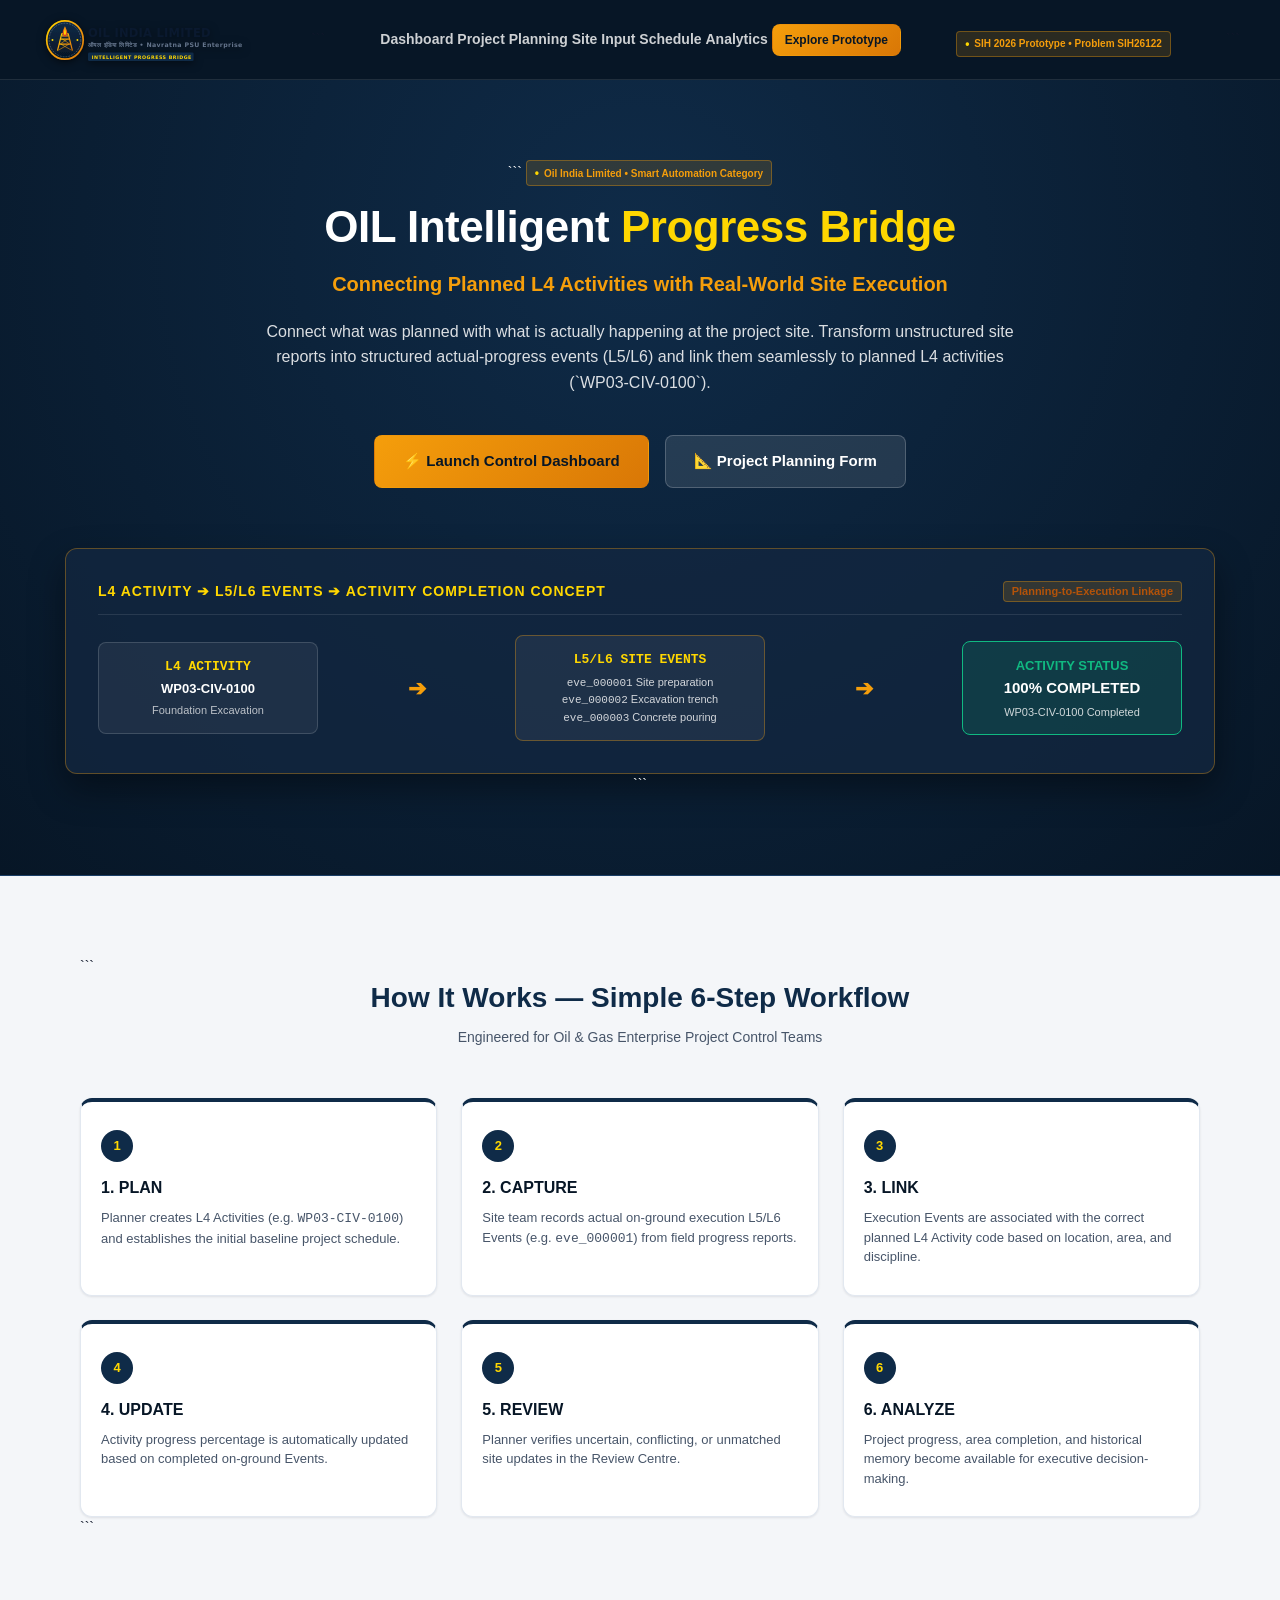
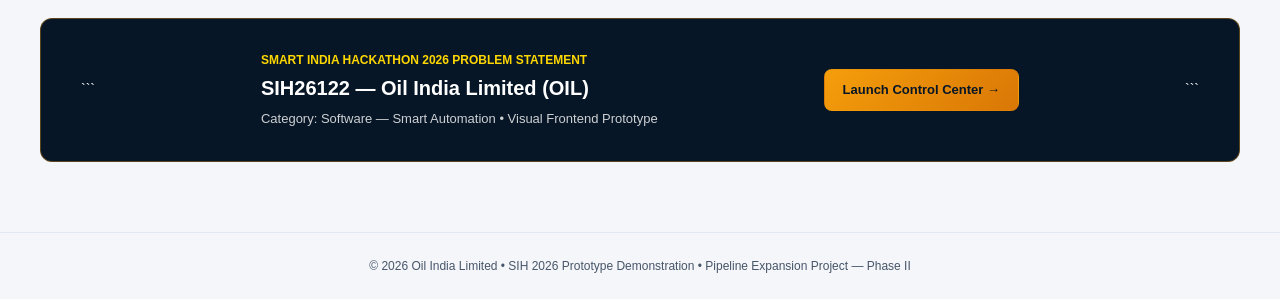
<file: index.html>
<!DOCTYPE html>

<html lang="en">
<head>
  <meta charset="UTF-8">
  <meta name="viewport" content="width=device-width, initial-scale=1.0">
  <title>OIL Intelligent Progress Bridge — AI-Powered Planning-to-Execution Prototype</title>
  <link rel="stylesheet" href="style.css">
  <style>
    .landing-header {
      height: 80px;
      background-color: var(--oil-navy-dark);
      border-bottom: 1px solid rgba(255, 255, 255, 0.1);
      display: flex;
      align-items: center;
      justify-content: space-between;
      padding: 0 40px;
      position: sticky;
      top: 0;
      z-index: 100;
    }

```
.landing-nav {
  display: flex;
  align-items: center;
  gap: 24px;
}

.landing-nav-link {
  color: rgba(255, 255, 255, 0.8);
  font-weight: 600;
  font-size: 14px;
  transition: color var(--transition-fast);
}

.landing-nav-link:hover {
  color: var(--oil-gold-bright);
}

.hero-section {
  background: radial-gradient(circle at 50% 20%, #0F2B48 0%, #071626 100%);
  color: var(--text-white);
  padding: 80px 40px;
  text-align: center;
  border-bottom: 1px solid var(--oil-navy-light);
}

.hero-title {
  font-size: 44px;
  font-weight: 900;
  color: var(--text-white);
  letter-spacing: -0.5px;
  margin-bottom: 16px;
  line-height: 1.15;
}

.hero-title span {
  color: var(--oil-gold-bright);
}

.hero-subtitle {
  font-size: 20px;
  color: var(--oil-gold);
  font-weight: 700;
  margin-bottom: 20px;
}

.hero-description {
  max-width: 780px;
  margin: 0 auto 40px;
  font-size: 16px;
  color: rgba(255, 255, 255, 0.85);
  line-height: 1.6;
}

.hero-actions {
  display: flex;
  align-items: center;
  justify-content: center;
  gap: 16px;
  margin-bottom: 60px;
}

.landing-pipeline-box {
  max-width: 1150px;
  margin: 0 auto;
  background: rgba(19, 39, 64, 0.75);
  border: 1px solid var(--oil-gold-border);
  border-radius: var(--radius-lg);
  padding: 32px;
  box-shadow: 0 15px 35px rgba(0, 0, 0, 0.4);
}

.how-it-works-section {
  padding: 80px 40px;
  max-width: 1200px;
  margin: 0 auto;
}

.section-heading {
  text-align: center;
  margin-bottom: 50px;
}

.section-title {
  font-size: 28px;
  font-weight: 800;
  color: var(--oil-navy);
  margin-bottom: 8px;
}

.section-sub {
  font-size: 14px;
  color: var(--text-muted);
}

.steps-grid {
  display: grid;
  grid-template-columns: repeat(3, 1fr);
  gap: 24px;
}

.step-card {
  background-color: var(--bg-card);
  border: 1px solid var(--border-light);
  border-top: 4px solid var(--oil-navy);
  border-radius: var(--radius-lg);
  padding: 28px 20px;
  box-shadow: var(--shadow-sm);
}

.step-card:hover {
  border-top-color: var(--oil-gold);
}

.step-num-badge {
  width: 32px;
  height: 32px;
  border-radius: var(--radius-full);
  background: var(--oil-navy);
  color: var(--oil-gold-bright);
  font-weight: 800;
  display: flex;
  align-items: center;
  justify-content: center;
  margin-bottom: 14px;
  font-size: 13px;
}

.step-card-title {
  font-size: 16px;
  font-weight: 800;
  color: var(--oil-navy-dark);
  margin-bottom: 8px;
}

.step-card-text {
  font-size: 13px;
  color: var(--text-muted);
  line-height: 1.5;
}

.sih-info-banner {
  max-width: 1200px;
  margin: 0 auto 70px;
  background: var(--oil-navy-dark);
  border: 1px solid var(--oil-gold-border);
  border-radius: var(--radius-lg);
  padding: 32px 40px;
  color: var(--text-white);
  display: flex;
  align-items: center;
  justify-content: space-between;
  gap: 30px;
}
```

  </style>
</head>

<body>

  <!-- LANDING NAVIGATION HEADER -->

  <header class="landing-header">
    <div class="brand-wrapper">
      <img src="./oil-logo.svg"
           alt="Oil India Limited"
           class="brand-logo-img">
    </div>

```
<nav class="landing-nav">
  <a href="dashboard.html" class="landing-nav-link">Dashboard</a>
  <a href="planning.html" class="landing-nav-link">Project Planning</a>
  <a href="site-input.html" class="landing-nav-link">Site Input</a>
  <a href="schedule.html" class="landing-nav-link">Schedule</a>
  <a href="analytics.html" class="landing-nav-link">Analytics</a>
  <a href="dashboard.html" class="btn btn-gold btn-sm">Explore Prototype</a>
</nav>

<div class="sih-badge">
  SIH 2026 Prototype • Problem SIH26122
</div>
```

  </header>

  <!-- HERO SECTION -->

  <section class="hero-section">

```
<div class="sih-badge" style="margin: 0 auto 16px;">
  Oil India Limited • Smart Automation Category
</div>

<h1 class="hero-title">
  OIL Intelligent <span>Progress Bridge</span>
</h1>

<div class="hero-subtitle">
  Connecting Planned L4 Activities with Real-World Site Execution
</div>

<p class="hero-description">
  Connect what was planned with what is actually happening at the project site.
  Transform unstructured site reports into structured actual-progress events (L5/L6)
  and link them seamlessly to planned L4 activities (`WP03-CIV-0100`).
</p>

<div class="hero-actions">
  <a href="dashboard.html"
     class="btn btn-gold"
     style="padding: 14px 28px; font-size: 15px;">
    ⚡ Launch Control Dashboard
  </a>

  <a href="planning.html"
     class="btn btn-secondary"
     style="padding: 14px 28px; font-size: 15px; color: var(--text-white); background: rgba(255,255,255,0.1); border-color: rgba(255,255,255,0.2);">
    📐 Project Planning Form
  </a>
</div>

<!-- RECURRING VISUAL CONCEPT WORKFLOW -->
<div class="landing-pipeline-box">

  <div style="display: flex; align-items: center; justify-content: space-between; margin-bottom: 20px; border-bottom: 1px solid rgba(255,255,255,0.1); padding-bottom: 12px;">
    <span style="font-weight: 800; color: var(--oil-gold-bright); font-size: 14px; letter-spacing: 1px;">
      L4 ACTIVITY ➔ L5/L6 EVENTS ➔ ACTIVITY COMPLETION CONCEPT
    </span>

    <span class="badge badge-gold">
      Planning-to-Execution Linkage
    </span>
  </div>

  <div style="display: flex; align-items: center; justify-content: space-between; gap: 16px; flex-wrap: wrap;">

    <!-- STEP 1 -->
    <div style="background: rgba(255,255,255,0.06); border: 1px solid rgba(255,255,255,0.15); border-radius: var(--radius-md); padding: 14px; width: 220px; text-align: center;">
      <div style="font-family: monospace; font-weight: 900; color: var(--oil-gold-bright); font-size: 13px;">
        L4 ACTIVITY
      </div>

      <div style="font-weight: 800; font-size: 13px; color: #fff; margin-top: 2px;">
        WP03-CIV-0100
      </div>

      <div style="font-size: 11px; color: rgba(255,255,255,0.7); margin-top: 4px;">
        Foundation Excavation
      </div>
    </div>

    <div style="font-size: 22px; color: var(--oil-gold); font-weight: 900;">
      ➔
    </div>

    <!-- STEP 2 -->
    <div style="background: rgba(255,255,255,0.06); border: 1px solid var(--oil-gold-border); border-radius: var(--radius-md); padding: 14px; width: 250px; text-align: center;">

      <div style="font-family: monospace; font-weight: 900; color: var(--oil-gold-bright); font-size: 13px;">
        L5/L6 SITE EVENTS
      </div>

      <div style="font-size: 11px; color: rgba(255,255,255,0.8); margin-top: 4px;">
        <code>eve_000001</code> Site preparation<br>
        <code>eve_000002</code> Excavation trench<br>
        <code>eve_000003</code> Concrete pouring
      </div>

    </div>

    <div style="font-size: 22px; color: var(--oil-gold); font-weight: 900;">
      ➔
    </div>

    <!-- STEP 3 -->
    <div style="background: rgba(16, 185, 129, 0.15); border: 1.5px solid var(--status-green); border-radius: var(--radius-md); padding: 14px; width: 220px; text-align: center;">

      <div style="font-weight: 900; color: var(--status-green); font-size: 13px;">
        ACTIVITY STATUS
      </div>

      <div style="font-weight: 800; font-size: 15px; color: #fff; margin-top: 2px;">
        100% COMPLETED
      </div>

      <div style="font-size: 11px; color: rgba(255,255,255,0.8); margin-top: 4px;">
        WP03-CIV-0100 Completed
      </div>

    </div>

  </div>
</div>
```

  </section>

  <!-- HOW IT WORKS SECTION (SIMPLIFIED 6-STEP WORKFLOW) -->

  <section class="how-it-works-section" id="how-it-works">

```
<div class="section-heading">
  <h2 class="section-title">
    How It Works — Simple 6-Step Workflow
  </h2>

  <div class="section-sub">
    Engineered for Oil & Gas Enterprise Project Control Teams
  </div>
</div>

<div class="steps-grid">

  <div class="step-card">
    <div class="step-num-badge">1</div>

    <h3 class="step-card-title">
      1. PLAN
    </h3>

    <p class="step-card-text">
      Planner creates L4 Activities (e.g. <code>WP03-CIV-0100</code>) and establishes the initial baseline project schedule.
    </p>
  </div>

  <div class="step-card">
    <div class="step-num-badge">2</div>

    <h3 class="step-card-title">
      2. CAPTURE
    </h3>

    <p class="step-card-text">
      Site team records actual on-ground execution L5/L6 Events (e.g. <code>eve_000001</code>) from field progress reports.
    </p>
  </div>

  <div class="step-card">
    <div class="step-num-badge">3</div>

    <h3 class="step-card-title">
      3. LINK
    </h3>

    <p class="step-card-text">
      Execution Events are associated with the correct planned L4 Activity code based on location, area, and discipline.
    </p>
  </div>

  <div class="step-card">
    <div class="step-num-badge">4</div>

    <h3 class="step-card-title">
      4. UPDATE
    </h3>

    <p class="step-card-text">
      Activity progress percentage is automatically updated based on completed on-ground Events.
    </p>
  </div>

  <div class="step-card">
    <div class="step-num-badge">5</div>

    <h3 class="step-card-title">
      5. REVIEW
    </h3>

    <p class="step-card-text">
      Planner verifies uncertain, conflicting, or unmatched site updates in the Review Centre.
    </p>
  </div>

  <div class="step-card">
    <div class="step-num-badge">6</div>

    <h3 class="step-card-title">
      6. ANALYZE
    </h3>

    <p class="step-card-text">
      Project progress, area completion, and historical memory become available for executive decision-making.
    </p>
  </div>

</div>
```

  </section>

  <!-- SIH PROBLEM STATEMENT BANNER -->

  <div class="sih-info-banner">

```
<div>
  <div style="font-size: 12px; color: var(--oil-gold-bright); font-weight: 700; text-transform: uppercase; margin-bottom: 4px;">
    Smart India Hackathon 2026 Problem Statement
  </div>

  <h3 style="font-size: 20px; font-weight: 800; margin-bottom: 6px;">
    SIH26122 — Oil India Limited (OIL)
  </h3>

  <p style="font-size: 13px; color: rgba(255,255,255,0.8);">
    Category: Software — Smart Automation • Visual Frontend Prototype
  </p>
</div>

<a href="dashboard.html"
   class="btn btn-gold"
   style="white-space: nowrap;">
  Launch Control Center →
</a>
```

  </div>

  <footer style="text-align: center; padding: 24px; color: var(--text-muted); font-size: 12px; border-top: 1px solid var(--border-light);">
    © 2026 Oil India Limited • SIH 2026 Prototype Demonstration • Pipeline Expansion Project — Phase II
  </footer>

</body>
</html>
</file>
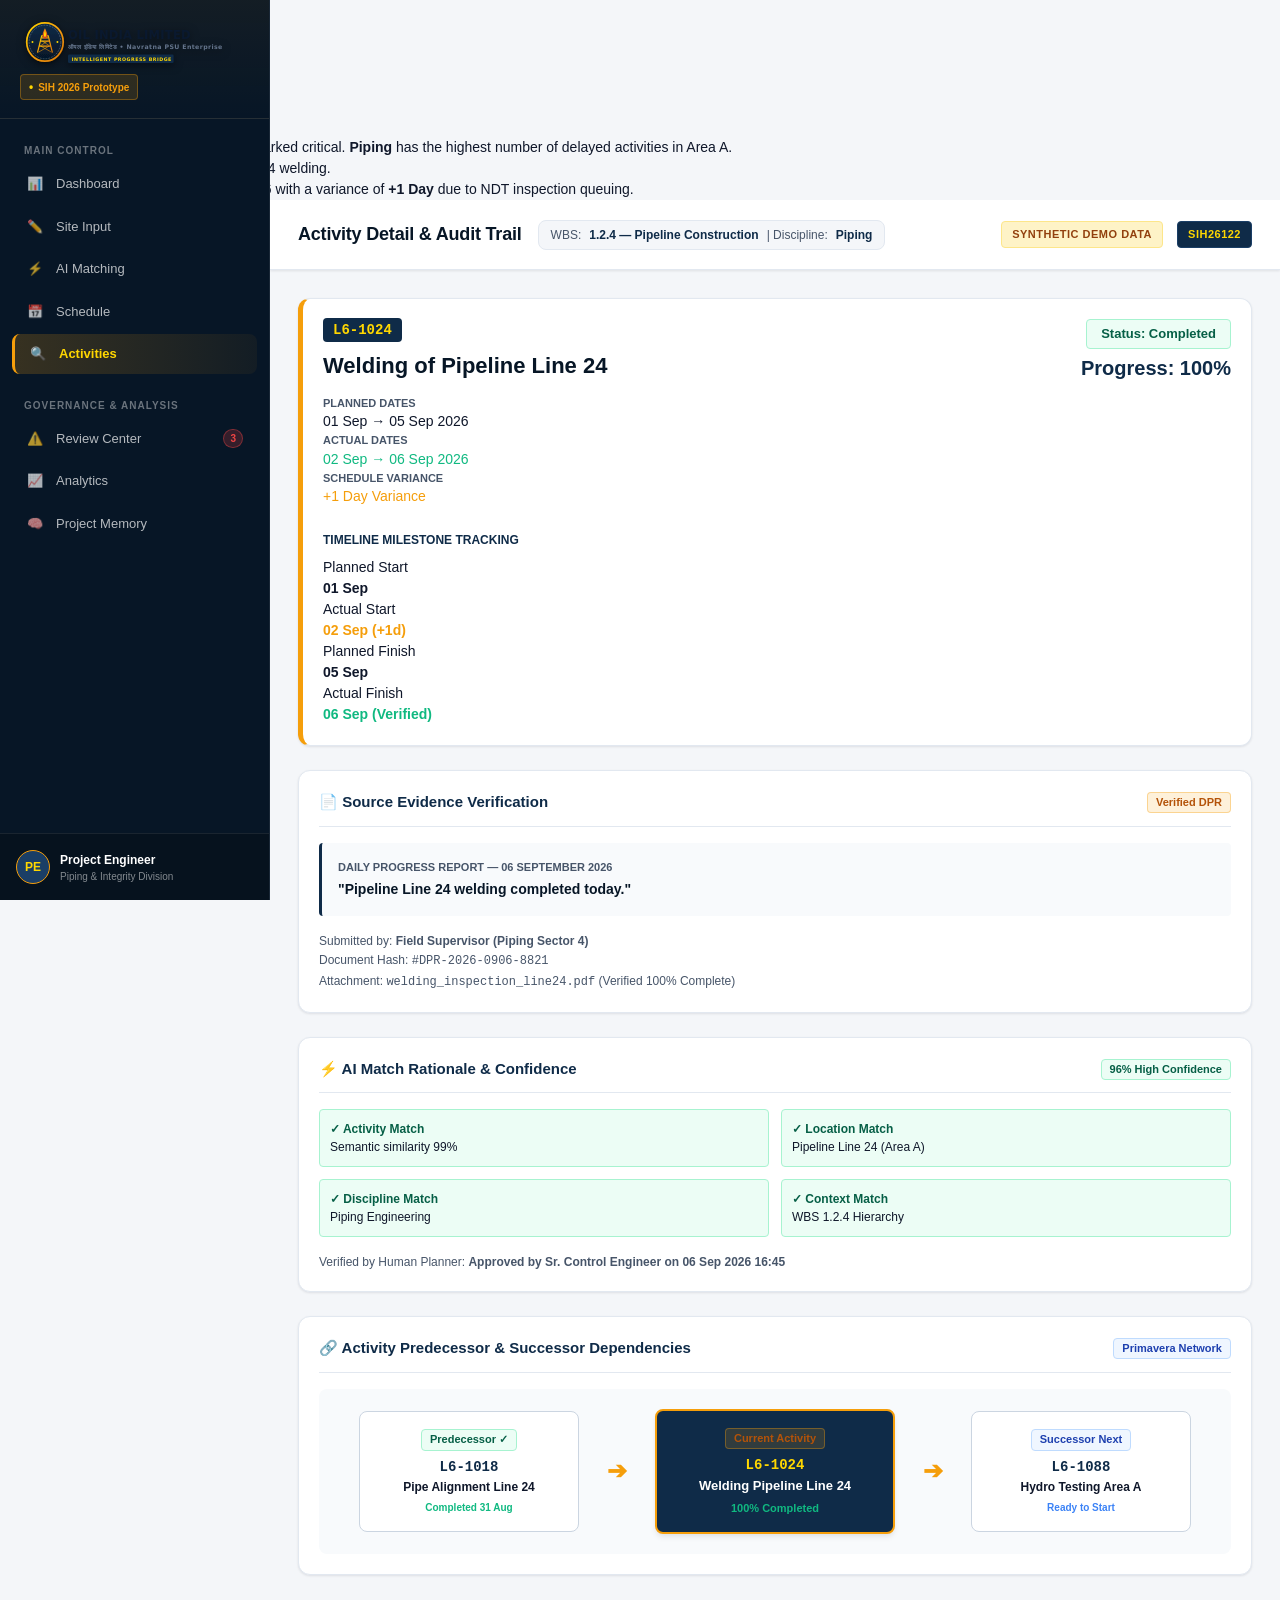
<file: activity.html>
<!DOCTYPE html>
<html lang="en">
<head>
  <meta charset="UTF-8">
  <meta name="viewport" content="width=device-width, initial-scale=1.0">
  <title>Activity Detail L6-1024 — OIL Intelligent Progress Bridge</title>
  <link rel="stylesheet" href="style.css">
</head>
<body>

  <!-- FLOATING AI ASSISTANT OVERLAY (CSS-ONLY) -->
  <input type="checkbox" id="ai-drawer-toggle" class="ai-drawer-toggle-input">
  <label for="ai-drawer-toggle" class="floating-ai-btn">
    <span class="ai-pulse-dot"></span>
    Ask Project AI
  </label>
  
  <div class="ai-side-drawer">
    <div class="drawer-header">
      <div class="drawer-title">Ask Project AI (Prototype)</div>
      <label for="ai-drawer-toggle" class="close-drawer-label">✕</label>
    </div>
    <div class="drawer-body">
      <div class="badge badge-gold" style="align-self: center; margin-bottom: 10px;">Prototype AI Interface</div>
      <div class="chat-bubble chat-user">What activities are delayed?</div>
      <div class="chat-bubble chat-ai">
        <strong>Project AI Assistant:</strong><br>
        27 activities are currently delayed. 8 are marked critical. <strong>Piping</strong> has the highest number of delayed activities in Area A.
      </div>
      <div class="chat-bubble chat-user">Show schedule variance for Pipeline Line 24 welding.</div>
      <div class="chat-bubble chat-ai">
        Activity <strong>L6-1024</strong> completed on 06 Sep 2026 with a variance of <strong>+1 Day</strong> due to NDT inspection queuing.
      </div>
    </div>
  </div>

  <div class="app-layout">
    <!-- SIDEBAR -->
    <aside class="app-sidebar">
      <div class="sidebar-header">
        <div class="brand-wrapper">
         <img src="oil-logo.svg" alt="Oil India Limited" class="brand-logo-img">
        </div>
        <div class="sih-badge">SIH 2026 Prototype</div>
      </div>

      <nav class="sidebar-nav">
        <div class="nav-group-title">Main Control</div>
        <a href="dashboard.html" class="nav-link">
          <span class="nav-icon">📊</span> Dashboard
        </a>
        <a href="site-input.html" class="nav-link">
          <span class="nav-icon">✏️</span> Site Input
        </a>
        <a href="ai-matching.html" class="nav-link">
          <span class="nav-icon">⚡</span> AI Matching
        </a>
        <a href="schedule.html" class="nav-link">
          <span class="nav-icon">📅</span> Schedule
        </a>
        <a href="activity.html" class="nav-link active">
          <span class="nav-icon">🔍</span> Activities
        </a>

        <div class="nav-group-title" style="margin-top: 16px;">Governance & Analysis</div>
        <a href="review.html" class="nav-link">
          <span class="nav-icon">⚠️</span> Review Center
          <span class="nav-count-badge">3</span>
        </a>
        <a href="analytics.html" class="nav-link">
          <span class="nav-icon">📈</span> Analytics
        </a>
        <a href="memory.html" class="nav-link">
          <span class="nav-icon">🧠</span> Project Memory
        </a>
      </nav>

      <div class="sidebar-footer">
        <div class="user-profile">
          <div class="user-avatar">PE</div>
          <div class="user-info">
            <span class="user-name">Project Engineer</span>
            <span class="user-role">Piping & Integrity Division</span>
          </div>
        </div>
      </div>
    </aside>

    <!-- MAIN CONTENT -->
    <main class="app-main">
      <header class="app-header">
        <div class="header-left">
          <h1 class="page-title">Activity Detail & Audit Trail</h1>
          <div class="project-context-pill">
            WBS: <strong>1.2.4 — Pipeline Construction</strong> | Discipline: <strong>Piping</strong>
          </div>
        </div>
        <div class="header-right">
          <span class="header-badge badge-synthetic">SYNTHETIC DEMO DATA</span>
          <span class="header-badge badge-problem">SIH26122</span>
        </div>
      </header>

      <div class="content-container">

        <!-- ACTIVITY HEADER CARD -->
        <div class="card" style="border-left: 5px solid var(--oil-gold);">
          <div style="display: flex; align-items: center; justify-content: space-between; margin-bottom: 12px;">
            <div>
              <span style="font-family: monospace; font-size: 14px; font-weight: 800; color: var(--oil-gold-bright); background: var(--oil-navy); padding: 4px 10px; border-radius: var(--radius-sm);">L6-1024</span>
              <h2 style="font-size: 22px; font-weight: 900; color: var(--oil-navy-dark); margin-top: 8px;">
                Welding of Pipeline Line 24
              </h2>
            </div>
            <div style="text-align: right;">
              <span class="badge badge-green" style="font-size: 13px; padding: 6px 14px;">Status: Completed</span>
              <div style="font-size: 20px; font-weight: 900; color: var(--oil-navy); margin-top: 4px;">Progress: 100%</div>
            </div>
          </div>

          <!-- PLANNED VS ACTUAL BOX -->
          <div class="date-comparison-box">
            <div>
              <div style="font-size: 11px; font-weight: 700; color: var(--text-muted);">PLANNED DATES</div>
              <div class="date-val">01 Sep → 05 Sep 2026</div>
            </div>
            <div>
              <div style="font-size: 11px; font-weight: 700; color: var(--text-muted);">ACTUAL DATES</div>
              <div class="date-val" style="color: var(--status-green);">02 Sep → 06 Sep 2026</div>
            </div>
            <div>
              <div style="font-size: 11px; font-weight: 700; color: var(--text-muted);">SCHEDULE VARIANCE</div>
              <div class="date-val" style="color: var(--status-amber);">+1 Day Variance</div>
            </div>
          </div>

          <!-- PROGRESS TIMELINE VISUAL -->
          <div style="margin-top: 24px;">
            <div style="font-size: 12px; font-weight: 700; color: var(--oil-navy); margin-bottom: 8px;">
              TIMELINE MILESTONE TRACKING
            </div>
            <div class="visual-timeline-track">
              <div class="timeline-milestone">
                <div class="milestone-dot done"></div>
                <div class="milestone-label">Planned Start<br><strong>01 Sep</strong></div>
              </div>

              <div class="timeline-milestone">
                <div class="milestone-dot done"></div>
                <div class="milestone-label">Actual Start<br><strong style="color: var(--status-amber);">02 Sep (+1d)</strong></div>
              </div>

              <div class="timeline-milestone">
                <div class="milestone-dot done"></div>
                <div class="milestone-label">Planned Finish<br><strong>05 Sep</strong></div>
              </div>

              <div class="timeline-milestone">
                <div class="milestone-dot done"></div>
                <div class="milestone-label">Actual Finish<br><strong style="color: var(--status-green);">06 Sep (Verified)</strong></div>
              </div>
            </div>
          </div>
        </div>

        <!-- 2-COLUMN DETAILS GRID -->
        <div class="activity-detail-grid">
          
          <!-- SOURCE EVIDENCE CARD -->
          <div class="card">
            <div class="card-header">
              <h3 class="card-title">📄 Source Evidence Verification</h3>
              <span class="badge badge-gold">Verified DPR</span>
            </div>
            <div style="background-color: var(--bg-card-alt); border-left: 3px solid var(--oil-navy); padding: 16px; border-radius: var(--radius-sm); margin-bottom: 16px;">
              <div style="font-size: 11px; font-weight: 700; color: var(--text-muted); margin-bottom: 4px;">
                DAILY PROGRESS REPORT — 06 SEPTEMBER 2026
              </div>
              <p style="font-size: 14px; font-weight: 700; color: var(--oil-navy-dark);">
                "Pipeline Line 24 welding completed today."
              </p>
            </div>
            <div style="font-size: 12px; color: var(--text-muted); line-height: 1.6;">
              Submitted by: <strong>Field Supervisor (Piping Sector 4)</strong><br>
              Document Hash: <code>#DPR-2026-0906-8821</code><br>
              Attachment: <code>welding_inspection_line24.pdf</code> (Verified 100% Complete)
            </div>
          </div>

          <!-- AI MATCHING METRICS CARD -->
          <div class="card">
            <div class="card-header">
              <h3 class="card-title">⚡ AI Match Rationale & Confidence</h3>
              <span class="badge badge-green">96% High Confidence</span>
            </div>
            <div style="display: grid; grid-template-columns: 1fr 1fr; gap: 12px; margin-bottom: 16px;">
              <div style="padding: 10px; background: var(--status-green-bg); border: 1px solid var(--status-green-border); border-radius: var(--radius-sm); font-size: 12px;">
                <strong style="color: #065F46;">✓ Activity Match</strong><br>Semantic similarity 99%
              </div>
              <div style="padding: 10px; background: var(--status-green-bg); border: 1px solid var(--status-green-border); border-radius: var(--radius-sm); font-size: 12px;">
                <strong style="color: #065F46;">✓ Location Match</strong><br>Pipeline Line 24 (Area A)
              </div>
              <div style="padding: 10px; background: var(--status-green-bg); border: 1px solid var(--status-green-border); border-radius: var(--radius-sm); font-size: 12px;">
                <strong style="color: #065F46;">✓ Discipline Match</strong><br>Piping Engineering
              </div>
              <div style="padding: 10px; background: var(--status-green-bg); border: 1px solid var(--status-green-border); border-radius: var(--radius-sm); font-size: 12px;">
                <strong style="color: #065F46;">✓ Context Match</strong><br>WBS 1.2.4 Hierarchy
              </div>
            </div>
            <div style="font-size: 12px; color: var(--text-muted);">
              Verified by Human Planner: <strong>Approved by Sr. Control Engineer on 06 Sep 2026 16:45</strong>
            </div>
          </div>

        </div>

        <!-- DEPENDENCIES NETWORK -->
        <div class="card">
          <div class="card-header">
            <h3 class="card-title">🔗 Activity Predecessor & Successor Dependencies</h3>
            <span class="badge badge-blue">Primavera Network</span>
          </div>

          <div style="display: flex; align-items: center; justify-content: space-between; position: relative; padding: 20px 40px; background: var(--bg-card-alt); border-radius: var(--radius-md);">
            <!-- PREDECESSOR -->
            <div style="background: var(--bg-card); border: 1px solid var(--border-medium); border-radius: var(--radius-md); padding: 16px; width: 220px; text-align: center;">
              <span class="badge badge-green" style="margin-bottom: 6px;">Predecessor ✓</span>
              <div style="font-family: monospace; font-weight: 800; color: var(--oil-navy);">L6-1018</div>
              <div style="font-weight: 700; font-size: 12px;">Pipe Alignment Line 24</div>
              <div style="font-size: 10px; color: var(--status-green); font-weight: 700; margin-top: 4px;">Completed 31 Aug</div>
            </div>

            <div style="font-size: 24px; color: var(--oil-gold); font-weight: 900;">➔</div>

            <!-- CURRENT -->
            <div style="background: var(--oil-navy); color: #fff; border: 2px solid var(--oil-gold); border-radius: var(--radius-md); padding: 16px; width: 240px; text-align: center; box-shadow: var(--shadow-md);">
              <span class="badge badge-gold" style="margin-bottom: 6px;">Current Activity</span>
              <div style="font-family: monospace; font-weight: 900; color: var(--oil-gold-bright);">L6-1024</div>
              <div style="font-weight: 800; font-size: 13px;">Welding Pipeline Line 24</div>
              <div style="font-size: 11px; color: var(--status-green); font-weight: 700; margin-top: 4px;">100% Completed</div>
            </div>

            <div style="font-size: 24px; color: var(--oil-gold); font-weight: 900;">➔</div>

            <!-- SUCCESSOR -->
            <div style="background: var(--bg-card); border: 1px solid var(--border-medium); border-radius: var(--radius-md); padding: 16px; width: 220px; text-align: center;">
              <span class="badge badge-blue" style="margin-bottom: 6px;">Successor Next</span>
              <div style="font-family: monospace; font-weight: 800; color: var(--oil-navy);">L6-1088</div>
              <div style="font-weight: 700; font-size: 12px;">Hydro Testing Area A</div>
              <div style="font-size: 10px; color: var(--status-blue); font-weight: 700; margin-top: 4px;">Ready to Start</div>
            </div>
          </div>
        </div>

      </div>
    </main>
  </div>

</body>
</html>
</file>
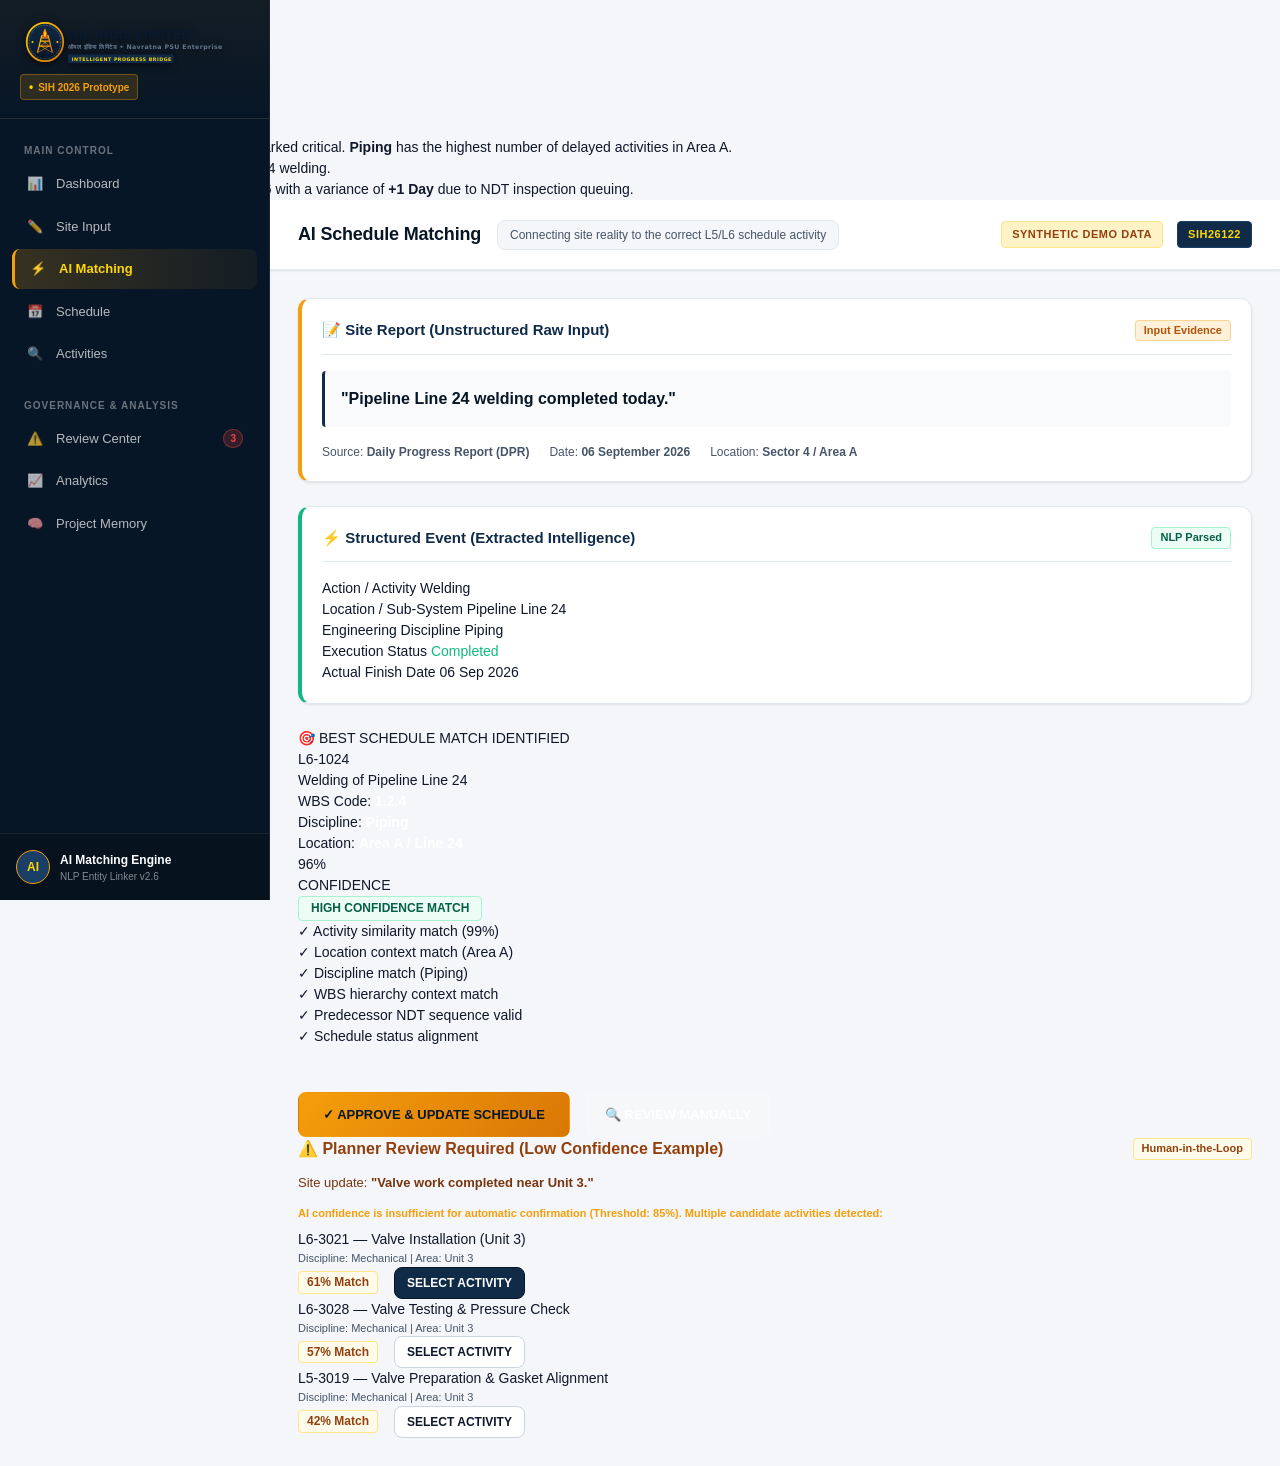
<file: ai-matching.html>
<!DOCTYPE html>
<html lang="en">
<head>
  <meta charset="UTF-8">
  <meta name="viewport" content="width=device-width, initial-scale=1.0">
  <title>AI Schedule Matching — OIL Intelligent Progress Bridge</title>
  <link rel="stylesheet" href="style.css">
</head>
<body>

  <!-- FLOATING AI ASSISTANT OVERLAY (CSS-ONLY) -->
  <input type="checkbox" id="ai-drawer-toggle" class="ai-drawer-toggle-input">
  <label for="ai-drawer-toggle" class="floating-ai-btn">
    <span class="ai-pulse-dot"></span>
    Ask Project AI
  </label>
  
  <div class="ai-side-drawer">
    <div class="drawer-header">
      <div class="drawer-title">Ask Project AI (Prototype)</div>
      <label for="ai-drawer-toggle" class="close-drawer-label">✕</label>
    </div>
    <div class="drawer-body">
      <div class="badge badge-gold" style="align-self: center; margin-bottom: 10px;">Prototype AI Interface</div>
      <div class="chat-bubble chat-user">What activities are delayed?</div>
      <div class="chat-bubble chat-ai">
        <strong>Project AI Assistant:</strong><br>
        27 activities are currently delayed. 8 are marked critical. <strong>Piping</strong> has the highest number of delayed activities in Area A.
      </div>
      <div class="chat-bubble chat-user">Show schedule variance for Pipeline Line 24 welding.</div>
      <div class="chat-bubble chat-ai">
        Activity <strong>L6-1024</strong> completed on 06 Sep 2026 with a variance of <strong>+1 Day</strong> due to NDT inspection queuing.
      </div>
    </div>
  </div>

  <div class="app-layout">
    <!-- SIDEBAR -->
    <aside class="app-sidebar">
      <div class="sidebar-header">
        <div class="brand-wrapper">
           <img src="oil-logo.svg" alt="Oil India Limited" class="brand-logo-img">
        </div>
        <div class="sih-badge">SIH 2026 Prototype</div>
      </div>

      <nav class="sidebar-nav">
        <div class="nav-group-title">Main Control</div>
        <a href="dashboard.html" class="nav-link">
          <span class="nav-icon">📊</span> Dashboard
        </a>
        <a href="site-input.html" class="nav-link">
          <span class="nav-icon">✏️</span> Site Input
        </a>
        <a href="ai-matching.html" class="nav-link active">
          <span class="nav-icon">⚡</span> AI Matching
        </a>
        <a href="schedule.html" class="nav-link">
          <span class="nav-icon">📅</span> Schedule
        </a>
        <a href="activity.html" class="nav-link">
          <span class="nav-icon">🔍</span> Activities
        </a>

        <div class="nav-group-title" style="margin-top: 16px;">Governance & Analysis</div>
        <a href="review.html" class="nav-link">
          <span class="nav-icon">⚠️</span> Review Center
          <span class="nav-count-badge">3</span>
        </a>
        <a href="analytics.html" class="nav-link">
          <span class="nav-icon">📈</span> Analytics
        </a>
        <a href="memory.html" class="nav-link">
          <span class="nav-icon">🧠</span> Project Memory
        </a>
      </nav>

      <div class="sidebar-footer">
        <div class="user-profile">
          <div class="user-avatar">AI</div>
          <div class="user-info">
            <span class="user-name">AI Matching Engine</span>
            <span class="user-role">NLP Entity Linker v2.6</span>
          </div>
        </div>
      </div>
    </aside>

    <!-- MAIN CONTENT -->
    <main class="app-main">
      <header class="app-header">
        <div class="header-left">
          <h1 class="page-title">AI Schedule Matching</h1>
          <div class="project-context-pill">
            Connecting site reality to the correct L5/L6 schedule activity
          </div>
        </div>
        <div class="header-right">
          <span class="header-badge badge-synthetic">SYNTHETIC DEMO DATA</span>
          <span class="header-badge badge-problem">SIH26122</span>
        </div>
      </header>

      <div class="content-container">

        <!-- TWO-COLUMN LAYOUT: SITE REPORT vs EXTRACTED EVENT -->
        <div class="matching-hero-grid">
          
          <!-- LEFT: UNSTRUCTURED SITE REPORT -->
          <div class="card" style="border-left: 4px solid var(--oil-gold);">
            <div class="card-header">
              <h3 class="card-title">📝 Site Report (Unstructured Raw Input)</h3>
              <span class="badge badge-gold">Input Evidence</span>
            </div>
            <blockquote style="font-size: 16px; font-weight: 700; color: var(--oil-navy-dark); line-height: 1.5; padding: 16px; background-color: var(--bg-card-alt); border-left: 3px solid var(--oil-navy); border-radius: var(--radius-sm); margin-bottom: 16px;">
              "Pipeline Line 24 welding completed today."
            </blockquote>
            <div style="display: flex; gap: 20px; font-size: 12px; color: var(--text-muted);">
              <div>Source: <strong>Daily Progress Report (DPR)</strong></div>
              <div>Date: <strong>06 September 2026</strong></div>
              <div>Location: <strong>Sector 4 / Area A</strong></div>
            </div>
          </div>

          <!-- RIGHT: EXTRACTED STRUCTURED EVENT -->
          <div class="card" style="border-left: 4px solid var(--status-green);">
            <div class="card-header">
              <h3 class="card-title">⚡ Structured Event (Extracted Intelligence)</h3>
              <span class="badge badge-green">NLP Parsed</span>
            </div>
            <div class="extracted-field-list">
              <div class="field-item">
                <span class="field-label">Action / Activity</span>
                <span class="field-value">Welding</span>
              </div>
              <div class="field-item">
                <span class="field-label">Location / Sub-System</span>
                <span class="field-value">Pipeline Line 24</span>
              </div>
              <div class="field-item">
                <span class="field-label">Engineering Discipline</span>
                <span class="field-value">Piping</span>
              </div>
              <div class="field-item">
                <span class="field-label">Execution Status</span>
                <span class="field-value" style="color: var(--status-green);">Completed</span>
              </div>
              <div class="field-item">
                <span class="field-label">Actual Finish Date</span>
                <span class="field-value">06 Sep 2026</span>
              </div>
            </div>
          </div>

        </div>

        <!-- MATCH RESULT CARD (HIGH CONFIDENCE HERO RESULT) -->
        <div class="match-result-card">
          <div class="match-grid">
            
            <!-- MATCH DETAILS -->
            <div>
              <div class="match-badge-header">🎯 BEST SCHEDULE MATCH IDENTIFIED</div>
              <div class="matched-code">L6-1024</div>
              <div class="matched-title">Welding of Pipeline Line 24</div>
              
              <div class="matched-meta-grid">
                <div>WBS Code: <strong style="color:#fff;">1.2.4</strong></div>
                <div>Discipline: <strong style="color:#fff;">Piping</strong></div>
                <div>Location: <strong style="color:#fff;">Area A / Line 24</strong></div>
              </div>
            </div>

            <!-- CONFIDENCE GAUGE -->
            <div class="confidence-ring-box">
              <div class="confidence-circle">
                <div class="confidence-inner">
                  <div class="confidence-number">96%</div>
                  <div class="confidence-text">CONFIDENCE</div>
                </div>
              </div>
              <span class="badge badge-green" style="font-size: 12px; padding: 4px 12px;">HIGH CONFIDENCE MATCH</span>
            </div>

          </div>

          <!-- RATIONALE CHECKLIST -->
          <div class="rationale-list">
            <div class="rationale-item"><span>✓</span> Activity similarity match (99%)</div>
            <div class="rationale-item"><span>✓</span> Location context match (Area A)</div>
            <div class="rationale-item"><span>✓</span> Discipline match (Piping)</div>
            <div class="rationale-item"><span>✓</span> WBS hierarchy context match</div>
            <div class="rationale-item"><span>✓</span> Predecessor NDT sequence valid</div>
            <div class="rationale-item"><span>✓</span> Schedule status alignment</div>
          </div>

          <div style="display: flex; gap: 16px; margin-top: 24px; border-top: 1px solid rgba(255,255,255,0.1); padding-top: 20px;">
            <a href="activity.html" class="btn btn-gold" style="padding: 12px 24px;">
              ✓ APPROVE & UPDATE SCHEDULE
            </a>
            <a href="review.html" class="btn btn-secondary" style="color: #fff; background: rgba(255,255,255,0.1); border-color: rgba(255,255,255,0.2);">
              🔍 REVIEW MANUALLY
            </a>
          </div>
        </div>

        <!-- LOW CONFIDENCE EXAMPLE (HUMAN-IN-THE-LOOP DEMONSTRATION) -->
        <div class="low-confidence-section">
          <div style="display: flex; align-items: center; justify-content: space-between; margin-bottom: 12px;">
            <h3 style="font-size: 16px; font-weight: 800; color: #92400E; display: flex; align-items: center; gap: 8px;">
              ⚠️ Planner Review Required (Low Confidence Example)
            </h3>
            <span class="badge badge-amber">Human-in-the-Loop</span>
          </div>

          <p style="font-size: 13px; color: #78350F; margin-bottom: 12px;">
            Site update: <strong>"Valve work completed near Unit 3."</strong>
          </p>

          <div style="font-size: 11px; font-weight: 700; color: var(--status-amber); margin-bottom: 8px;">
            AI confidence is insufficient for automatic confirmation (Threshold: 85%). Multiple candidate activities detected:
          </div>

          <div class="candidate-list">
            <div class="candidate-card">
              <div>
                <span class="candidate-title">L6-3021 — Valve Installation (Unit 3)</span>
                <div style="font-size: 11px; color: var(--text-muted);">Discipline: Mechanical | Area: Unit 3</div>
              </div>
              <div style="display: flex; align-items: center; gap: 16px;">
                <span class="badge badge-amber" style="font-size: 12px;">61% Match</span>
                <a href="review.html" class="btn btn-primary btn-sm">SELECT ACTIVITY</a>
              </div>
            </div>

            <div class="candidate-card">
              <div>
                <span class="candidate-title">L6-3028 — Valve Testing & Pressure Check</span>
                <div style="font-size: 11px; color: var(--text-muted);">Discipline: Mechanical | Area: Unit 3</div>
              </div>
              <div style="display: flex; align-items: center; gap: 16px;">
                <span class="badge badge-amber" style="font-size: 12px;">57% Match</span>
                <a href="review.html" class="btn btn-secondary btn-sm">SELECT ACTIVITY</a>
              </div>
            </div>

            <div class="candidate-card">
              <div>
                <span class="candidate-title">L5-3019 — Valve Preparation & Gasket Alignment</span>
                <div style="font-size: 11px; color: var(--text-muted);">Discipline: Mechanical | Area: Unit 3</div>
              </div>
              <div style="display: flex; align-items: center; gap: 16px;">
                <span class="badge badge-amber" style="font-size: 12px;">42% Match</span>
                <a href="review.html" class="btn btn-secondary btn-sm">SELECT ACTIVITY</a>
              </div>
            </div>
          </div>
        </div>

      </div>
    </main>
  </div>

</body>
</html>
</file>
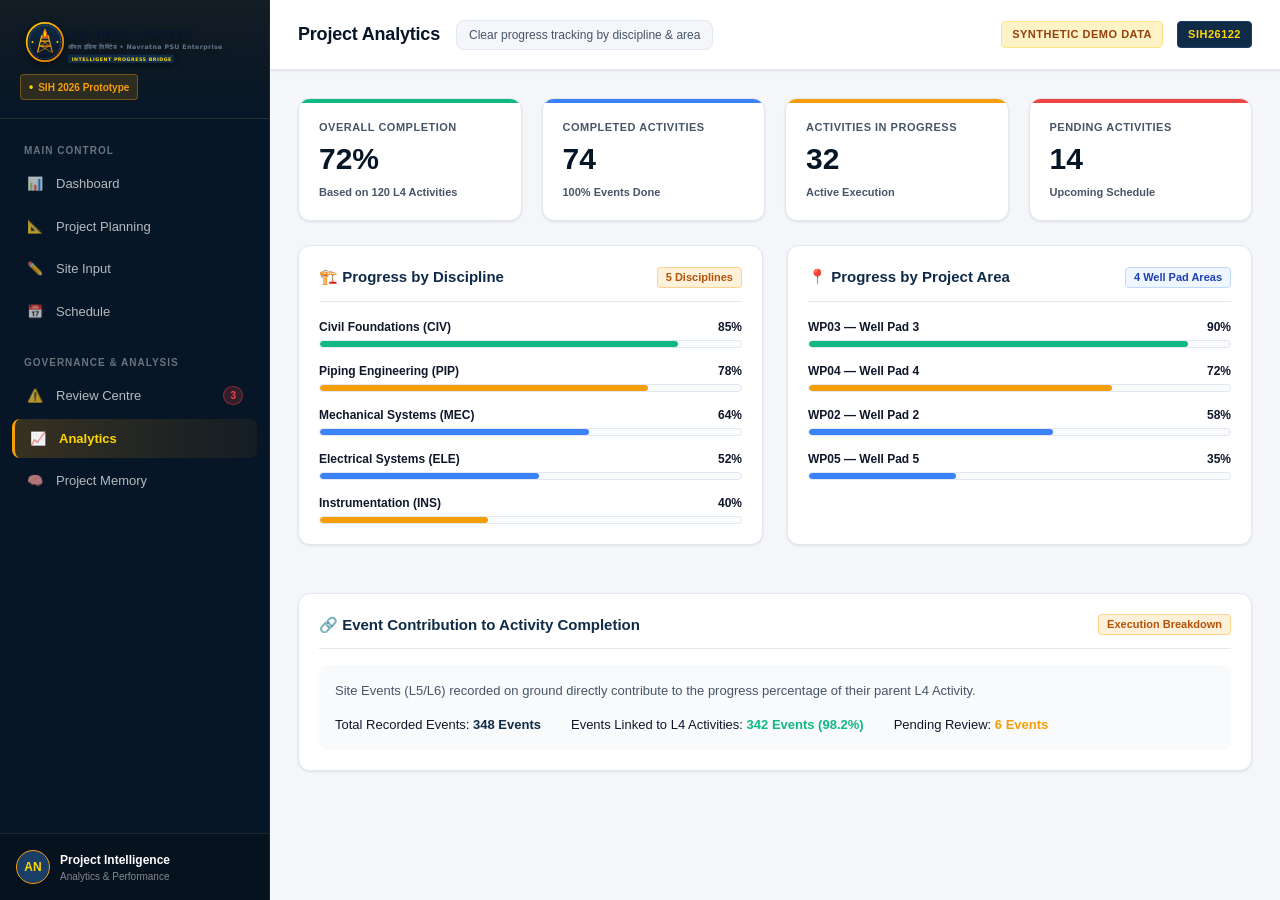
<file: analytics.html>
<!DOCTYPE html>
<html lang="en">
<head>
  <meta charset="UTF-8">
  <meta name="viewport" content="width=device-width, initial-scale=1.0">
  <title>Project Analytics — OIL Intelligent Progress Bridge</title>
  <link rel="stylesheet" href="style.css">
</head>
<body>

  <div class="app-layout">
    <!-- SIDEBAR NAVIGATION -->
    <aside class="app-sidebar">
      <div class="sidebar-header">
        <div class="brand-wrapper">
           <img src="oil-logo.svg" alt="Oil India Limited" class="brand-logo-img">
        </div>
        <div class="sih-badge">SIH 2026 Prototype</div>
      </div>

      <nav class="sidebar-nav">
        <div class="nav-group-title">Main Control</div>
        <a href="dashboard.html" class="nav-link">
          <span class="nav-icon">📊</span> Dashboard
        </a>
        <a href="planning.html" class="nav-link">
          <span class="nav-icon">📐</span> Project Planning
        </a>
        <a href="site-input.html" class="nav-link">
          <span class="nav-icon">✏️</span> Site Input
        </a>
        <a href="schedule.html" class="nav-link">
          <span class="nav-icon">📅</span> Schedule
        </a>

        <div class="nav-group-title" style="margin-top: 16px;">Governance & Analysis</div>
        <a href="review.html" class="nav-link">
          <span class="nav-icon">⚠️</span> Review Centre
          <span class="nav-count-badge">3</span>
        </a>
        <a href="analytics.html" class="nav-link active">
          <span class="nav-icon">📈</span> Analytics
        </a>
        <a href="memory.html" class="nav-link">
          <span class="nav-icon">🧠</span> Project Memory
        </a>
      </nav>

      <div class="sidebar-footer">
        <div class="user-profile">
          <div class="user-avatar">AN</div>
          <div class="user-info">
            <span class="user-name">Project Intelligence</span>
            <span class="user-role">Analytics & Performance</span>
          </div>
        </div>
      </div>
    </aside>

    <!-- MAIN APP CONTENT -->
    <main class="app-main">
      <header class="app-header">
        <div class="header-left">
          <h1 class="page-title">Project Analytics</h1>
          <div class="project-context-pill">
            Clear progress tracking by discipline & area
          </div>
        </div>
        <div class="header-right">
          <span class="header-badge badge-synthetic">SYNTHETIC DEMO DATA</span>
          <span class="header-badge badge-problem">SIH26122</span>
        </div>
      </header>

      <div class="content-container">

        <!-- OVERVIEW SUMMARY CARDS -->
        <div class="dashboard-kpi-grid">
          <div class="kpi-card kpi-green">
            <div class="kpi-label">Overall Completion</div>
            <div class="kpi-value">72%</div>
            <div class="kpi-footer">Based on 120 L4 Activities</div>
          </div>
          <div class="kpi-card kpi-blue">
            <div class="kpi-label">Completed Activities</div>
            <div class="kpi-value">74</div>
            <div class="kpi-footer">100% Events Done</div>
          </div>
          <div class="kpi-card kpi-amber">
            <div class="kpi-label">Activities In Progress</div>
            <div class="kpi-value">32</div>
            <div class="kpi-footer">Active Execution</div>
          </div>
          <div class="kpi-card kpi-red">
            <div class="kpi-label">Pending Activities</div>
            <div class="kpi-value">14</div>
            <div class="kpi-footer">Upcoming Schedule</div>
          </div>
        </div>

        <!-- 2-COLUMN DISCIPLINE & AREA PROGRESS -->
        <div style="display: grid; grid-template-columns: 1fr 1fr; gap: 24px; margin-bottom: 24px;">
          
          <!-- PROGRESS BY DISCIPLINE -->
          <div class="card">
            <div class="card-header">
              <h3 class="card-title">🏗️ Progress by Discipline</h3>
              <span class="badge badge-gold">5 Disciplines</span>
            </div>

            <div style="display: flex; flex-direction: column; gap: 14px;">
              <div>
                <div style="display: flex; justify-content: space-between; font-weight: 700; font-size: 12px; margin-bottom: 4px;">
                  <span>Civil Foundations (CIV)</span>
                  <span>85%</span>
                </div>
                <div class="tracker-track"><div class="tracker-fill fill-green" style="width: 85%;"></div></div>
              </div>

              <div>
                <div style="display: flex; justify-content: space-between; font-weight: 700; font-size: 12px; margin-bottom: 4px;">
                  <span>Piping Engineering (PIP)</span>
                  <span>78%</span>
                </div>
                <div class="tracker-track"><div class="tracker-fill fill-amber" style="width: 78%;"></div></div>
              </div>

              <div>
                <div style="display: flex; justify-content: space-between; font-weight: 700; font-size: 12px; margin-bottom: 4px;">
                  <span>Mechanical Systems (MEC)</span>
                  <span>64%</span>
                </div>
                <div class="tracker-track"><div class="tracker-fill" style="width: 64%;"></div></div>
              </div>

              <div>
                <div style="display: flex; justify-content: space-between; font-weight: 700; font-size: 12px; margin-bottom: 4px;">
                  <span>Electrical Systems (ELE)</span>
                  <span>52%</span>
                </div>
                <div class="tracker-track"><div class="tracker-fill" style="width: 52%;"></div></div>
              </div>

              <div>
                <div style="display: flex; justify-content: space-between; font-weight: 700; font-size: 12px; margin-bottom: 4px;">
                  <span>Instrumentation (INS)</span>
                  <span>40%</span>
                </div>
                <div class="tracker-track"><div class="tracker-fill fill-amber" style="width: 40%;"></div></div>
              </div>
            </div>
          </div>

          <!-- PROGRESS BY AREA -->
          <div class="card">
            <div class="card-header">
              <h3 class="card-title">📍 Progress by Project Area</h3>
              <span class="badge badge-blue">4 Well Pad Areas</span>
            </div>

            <div style="display: flex; flex-direction: column; gap: 14px;">
              <div>
                <div style="display: flex; justify-content: space-between; font-weight: 700; font-size: 12px; margin-bottom: 4px;">
                  <span>WP03 — Well Pad 3</span>
                  <span>90%</span>
                </div>
                <div class="tracker-track"><div class="tracker-fill fill-green" style="width: 90%;"></div></div>
              </div>

              <div>
                <div style="display: flex; justify-content: space-between; font-weight: 700; font-size: 12px; margin-bottom: 4px;">
                  <span>WP04 — Well Pad 4</span>
                  <span>72%</span>
                </div>
                <div class="tracker-track"><div class="tracker-fill fill-amber" style="width: 72%;"></div></div>
              </div>

              <div>
                <div style="display: flex; justify-content: space-between; font-weight: 700; font-size: 12px; margin-bottom: 4px;">
                  <span>WP02 — Well Pad 2</span>
                  <span>58%</span>
                </div>
                <div class="tracker-track"><div class="tracker-fill" style="width: 58%;"></div></div>
              </div>

              <div>
                <div style="display: flex; justify-content: space-between; font-weight: 700; font-size: 12px; margin-bottom: 4px;">
                  <span>WP05 — Well Pad 5</span>
                  <span>35%</span>
                </div>
                <div class="tracker-track"><div class="tracker-fill" style="width: 35%;"></div></div>
              </div>
            </div>
          </div>

        </div>

        <!-- EVENT CONTRIBUTION TO ACTIVITY COMPLETION CARD -->
        <div class="card">
          <div class="card-header">
            <h3 class="card-title">🔗 Event Contribution to Activity Completion</h3>
            <span class="badge badge-gold">Execution Breakdown</span>
          </div>

          <div style="padding: 16px; background: var(--bg-card-alt); border-radius: var(--radius-md); font-size: 13px; color: var(--text-muted);">
            Site Events (L5/L6) recorded on ground directly contribute to the progress percentage of their parent L4 Activity.
            <div style="display: flex; gap: 30px; margin-top: 14px; color: var(--text-main);">
              <div>Total Recorded Events: <strong style="color: var(--oil-navy);">348 Events</strong></div>
              <div>Events Linked to L4 Activities: <strong style="color: var(--status-green);">342 Events (98.2%)</strong></div>
              <div>Pending Review: <strong style="color: var(--status-amber);">6 Events</strong></div>
            </div>
          </div>
        </div>

      </div>
    </main>
  </div>

</body>
</html>
</file>
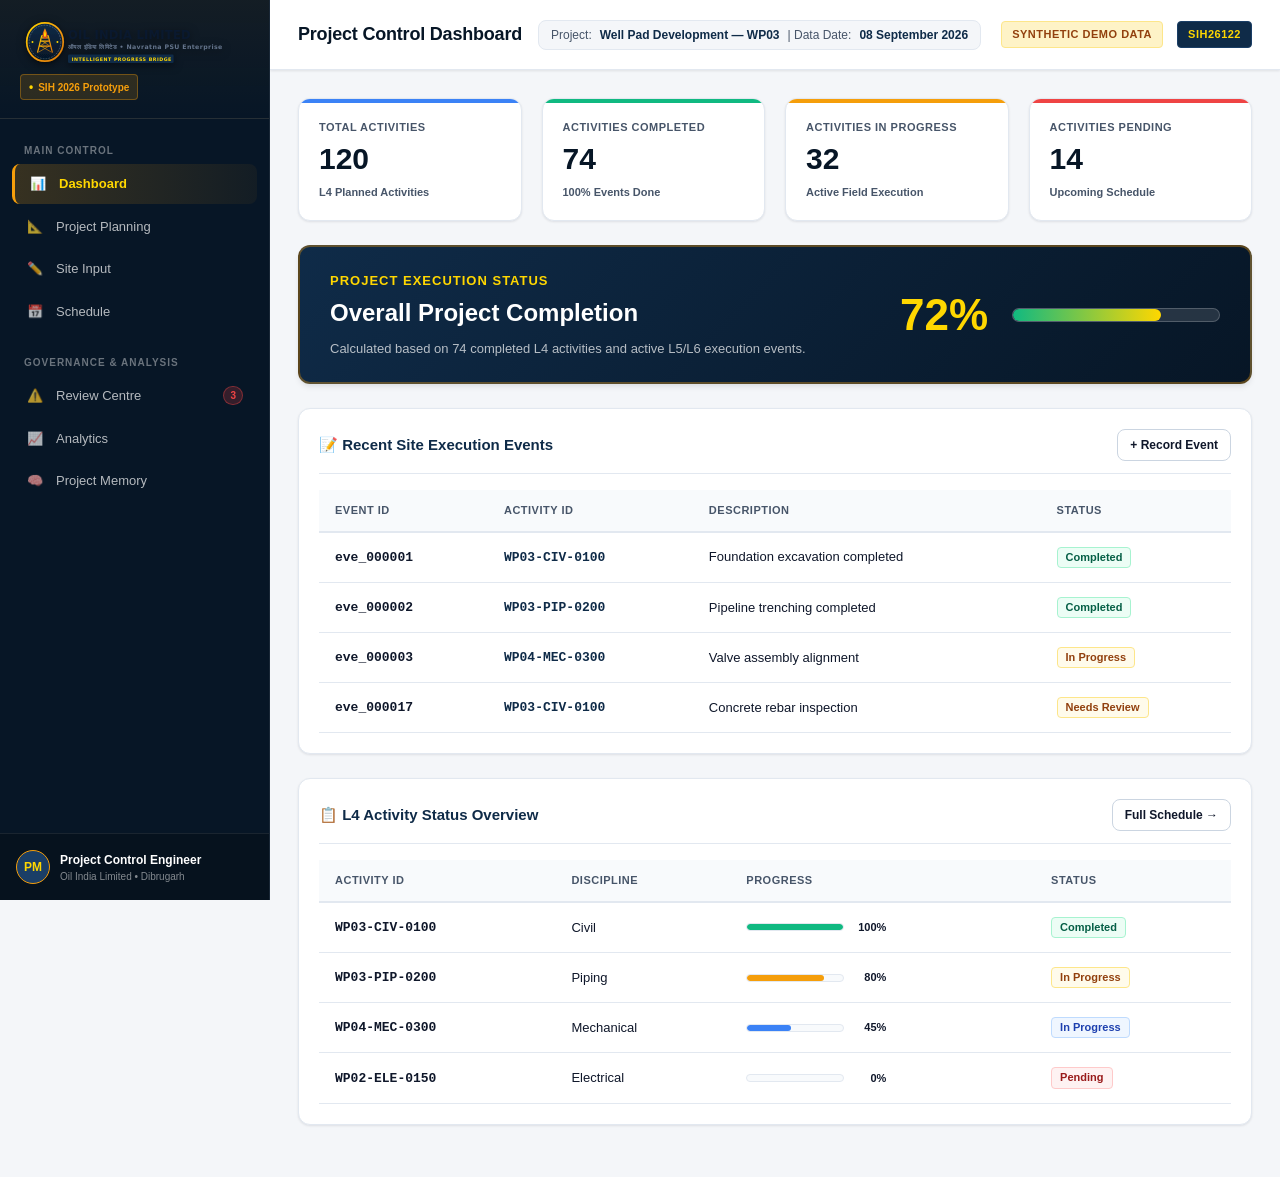
<file: dashboard.html>
<!DOCTYPE html>
<html lang="en">
<head>
  <meta charset="UTF-8">
  <meta name="viewport" content="width=device-width, initial-scale=1.0">
  <title>Project Dashboard — OIL Intelligent Progress Bridge</title>
  <link rel="stylesheet" href="style.css">
</head>
<body>

  <div class="app-layout">
    <!-- SIDEBAR NAVIGATION -->
    <aside class="app-sidebar">
      <div class="sidebar-header">
        <div class="brand-wrapper">
          <img src="oil-logo.svg" alt="Oil India Limited" class="brand-logo-img">
        </div>
        <div class="sih-badge">SIH 2026 Prototype</div>
      </div>

      <nav class="sidebar-nav">
        <div class="nav-group-title">Main Control</div>
        <a href="dashboard.html" class="nav-link active">
          <span class="nav-icon">📊</span> Dashboard
        </a>
        <a href="planning.html" class="nav-link">
          <span class="nav-icon">📐</span> Project Planning
        </a>
        <a href="site-input.html" class="nav-link">
          <span class="nav-icon">✏️</span> Site Input
        </a>
        <a href="schedule.html" class="nav-link">
          <span class="nav-icon">📅</span> Schedule
        </a>

        <div class="nav-group-title" style="margin-top: 16px;">Governance & Analysis</div>
        <a href="review.html" class="nav-link">
          <span class="nav-icon">⚠️</span> Review Centre
          <span class="nav-count-badge">3</span>
        </a>
        <a href="analytics.html" class="nav-link">
          <span class="nav-icon">📈</span> Analytics
        </a>
        <a href="memory.html" class="nav-link">
          <span class="nav-icon">🧠</span> Project Memory
        </a>
      </nav>

      <div class="sidebar-footer">
        <div class="user-profile">
          <div class="user-avatar">PM</div>
          <div class="user-info">
            <span class="user-name">Project Control Engineer</span>
            <span class="user-role">Oil India Limited • Dibrugarh</span>
          </div>
        </div>
      </div>
    </aside>

    <!-- MAIN APP CONTENT (INDEPENDENTLY SCROLLABLE & ZOOM SAFE) -->
    <main class="app-main">
      <header class="app-header">
        <div class="header-left">
          <h1 class="page-title">Project Control Dashboard</h1>
          <div class="project-context-pill">
            Project: <strong>Well Pad Development — WP03</strong> | Data Date: <strong>08 September 2026</strong>
          </div>
        </div>
        <div class="header-right">
          <span class="header-badge badge-synthetic">SYNTHETIC DEMO DATA</span>
          <span class="header-badge badge-problem">SIH26122</span>
        </div>
      </header>

      <div class="content-container">

        <!-- 4 MAIN RESPONSIVE KPI CARDS -->
        <div class="dashboard-kpi-grid">
          <div class="kpi-card kpi-blue">
            <div class="kpi-label">Total Activities</div>
            <div class="kpi-value">120</div>
            <div class="kpi-footer">L4 Planned Activities</div>
          </div>

          <div class="kpi-card kpi-green">
            <div class="kpi-label">Activities Completed</div>
            <div class="kpi-value">74</div>
            <div class="kpi-footer">100% Events Done</div>
          </div>

          <div class="kpi-card kpi-amber">
            <div class="kpi-label">Activities In Progress</div>
            <div class="kpi-value">32</div>
            <div class="kpi-footer">Active Field Execution</div>
          </div>

          <div class="kpi-card kpi-red">
            <div class="kpi-label">Activities Pending</div>
            <div class="kpi-value">14</div>
            <div class="kpi-footer">Upcoming Schedule</div>
          </div>
        </div>

        <!-- OVERALL COMPLETION HERO CARD -->
        <div class="overall-completion-card">
          <div>
            <div class="completion-info-title">PROJECT EXECUTION STATUS</div>
            <div class="completion-info-heading">Overall Project Completion</div>
            <div class="completion-info-sub">Calculated based on 74 completed L4 activities and active L5/L6 execution events.</div>
          </div>
          <div class="completion-visual-box">
            <div class="completion-percent-large">72%</div>
            <div class="completion-bar-outer">
              <div class="completion-bar-inner" style="width: 72%;"></div>
            </div>
          </div>
        </div>

        <!-- TWO-COLUMN RESPONSIVE RECENT EVENTS & ACTIVITY SUMMARY -->
        <div class="dashboard-grid-2col">
          
          <!-- RECENT SITE EVENTS TABLE -->
          <div class="card">
            <div class="card-header">
              <h3 class="card-title">📝 Recent Site Execution Events</h3>
              <a href="site-input.html" class="btn btn-secondary btn-sm">+ Record Event</a>
            </div>
            <div class="enterprise-table-container">
              <table class="enterprise-table">
                <thead>
                  <tr>
                    <th>EVENT ID</th>
                    <th>ACTIVITY ID</th>
                    <th>DESCRIPTION</th>
                    <th>STATUS</th>
                  </tr>
                </thead>
                <tbody>
                  <tr>
                    <td><strong style="font-family: monospace;">eve_000001</strong></td>
                    <td><strong style="font-family: monospace; color: var(--oil-navy);">WP03-CIV-0100</strong></td>
                    <td>Foundation excavation completed</td>
                    <td><span class="badge badge-green">Completed</span></td>
                  </tr>
                  <tr>
                    <td><strong style="font-family: monospace;">eve_000002</strong></td>
                    <td><strong style="font-family: monospace; color: var(--oil-navy);">WP03-PIP-0200</strong></td>
                    <td>Pipeline trenching completed</td>
                    <td><span class="badge badge-green">Completed</span></td>
                  </tr>
                  <tr>
                    <td><strong style="font-family: monospace;">eve_000003</strong></td>
                    <td><strong style="font-family: monospace; color: var(--oil-navy);">WP04-MEC-0300</strong></td>
                    <td>Valve assembly alignment</td>
                    <td><span class="badge badge-amber">In Progress</span></td>
                  </tr>
                  <tr>
                    <td><strong style="font-family: monospace;">eve_000017</strong></td>
                    <td><strong style="font-family: monospace; color: var(--oil-navy);">WP03-CIV-0100</strong></td>
                    <td>Concrete rebar inspection</td>
                    <td><a href="review.html" class="badge badge-amber">Needs Review</a></td>
                  </tr>
                </tbody>
              </table>
            </div>
          </div>

          <!-- L4 ACTIVITY PROGRESS SUMMARY -->
          <div class="card">
            <div class="card-header">
              <h3 class="card-title">📋 L4 Activity Status Overview</h3>
              <a href="schedule.html" class="btn btn-secondary btn-sm">Full Schedule →</a>
            </div>
            <div class="enterprise-table-container">
              <table class="enterprise-table">
                <thead>
                  <tr>
                    <th>ACTIVITY ID</th>
                    <th>DISCIPLINE</th>
                    <th>PROGRESS</th>
                    <th>STATUS</th>
                  </tr>
                </thead>
                <tbody>
                  <tr>
                    <td><strong style="font-family: monospace;">WP03-CIV-0100</strong></td>
                    <td>Civil</td>
                    <td>
                      <div class="progress-tracker-bar">
                        <div class="tracker-track"><div class="tracker-fill fill-green" style="width: 100%;"></div></div>
                        <span class="tracker-text">100%</span>
                      </div>
                    </td>
                    <td><span class="badge badge-green">Completed</span></td>
                  </tr>
                  <tr>
                    <td><strong style="font-family: monospace;">WP03-PIP-0200</strong></td>
                    <td>Piping</td>
                    <td>
                      <div class="progress-tracker-bar">
                        <div class="tracker-track"><div class="tracker-fill fill-amber" style="width: 80%;"></div></div>
                        <span class="tracker-text">80%</span>
                      </div>
                    </td>
                    <td><span class="badge badge-amber">In Progress</span></td>
                  </tr>
                  <tr>
                    <td><strong style="font-family: monospace;">WP04-MEC-0300</strong></td>
                    <td>Mechanical</td>
                    <td>
                      <div class="progress-tracker-bar">
                        <div class="tracker-track"><div class="tracker-fill" style="width: 45%;"></div></div>
                        <span class="tracker-text">45%</span>
                      </div>
                    </td>
                    <td><span class="badge badge-blue">In Progress</span></td>
                  </tr>
                  <tr>
                    <td><strong style="font-family: monospace;">WP02-ELE-0150</strong></td>
                    <td>Electrical</td>
                    <td>
                      <div class="progress-tracker-bar">
                        <div class="tracker-track"><div class="tracker-fill" style="width: 0%;"></div></div>
                        <span class="tracker-text">0%</span>
                      </div>
                    </td>
                    <td><span class="badge badge-red">Pending</span></td>
                  </tr>
                </tbody>
              </table>
            </div>
          </div>

        </div>

      </div>
    </main>
  </div>

</body>
</html>
</file>
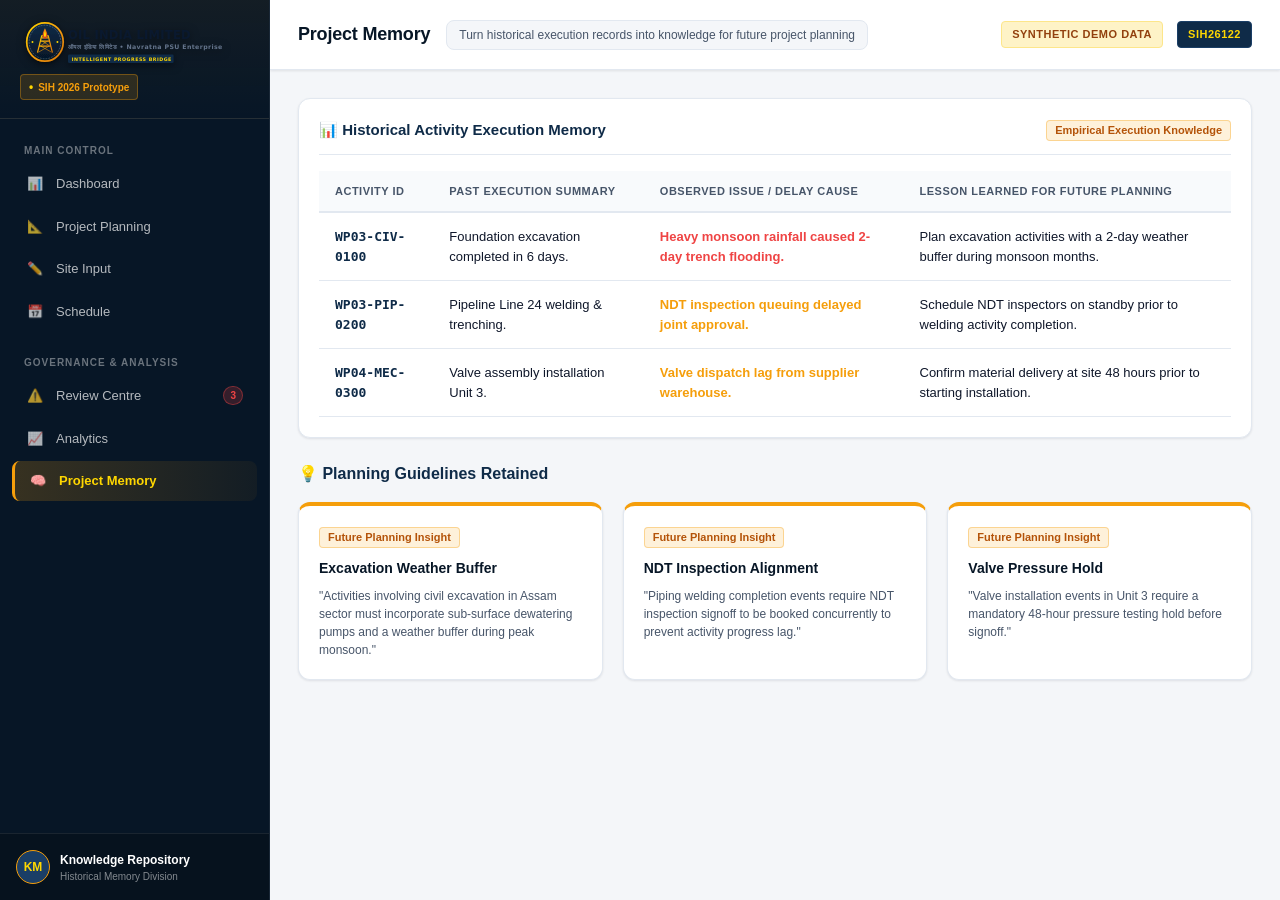
<file: memory.html>
<!DOCTYPE html>
<html lang="en">
<head>
  <meta charset="UTF-8">
  <meta name="viewport" content="width=device-width, initial-scale=1.0">
  <title>Project Memory — OIL Intelligent Progress Bridge</title>
  <link rel="stylesheet" href="style.css">
</head>
<body>

  <div class="app-layout">
    <!-- SIDEBAR NAVIGATION -->
    <aside class="app-sidebar">
      <div class="sidebar-header">
        <div class="brand-wrapper">
          <img src="oil-logo.svg" alt="Oil India Limited" class="brand-logo-img">
        </div>
        <div class="sih-badge">SIH 2026 Prototype</div>
      </div>

      <nav class="sidebar-nav">
        <div class="nav-group-title">Main Control</div>
        <a href="dashboard.html" class="nav-link">
          <span class="nav-icon">📊</span> Dashboard
        </a>
        <a href="planning.html" class="nav-link">
          <span class="nav-icon">📐</span> Project Planning
        </a>
        <a href="site-input.html" class="nav-link">
          <span class="nav-icon">✏️</span> Site Input
        </a>
        <a href="schedule.html" class="nav-link">
          <span class="nav-icon">📅</span> Schedule
        </a>

        <div class="nav-group-title" style="margin-top: 16px;">Governance & Analysis</div>
        <a href="review.html" class="nav-link">
          <span class="nav-icon">⚠️</span> Review Centre
          <span class="nav-count-badge">3</span>
        </a>
        <a href="analytics.html" class="nav-link">
          <span class="nav-icon">📈</span> Analytics
        </a>
        <a href="memory.html" class="nav-link active">
          <span class="nav-icon">🧠</span> Project Memory
        </a>
      </nav>

      <div class="sidebar-footer">
        <div class="user-profile">
          <div class="user-avatar">KM</div>
          <div class="user-info">
            <span class="user-name">Knowledge Repository</span>
            <span class="user-role">Historical Memory Division</span>
          </div>
        </div>
      </div>
    </aside>

    <!-- MAIN APP CONTENT -->
    <main class="app-main">
      <header class="app-header">
        <div class="header-left">
          <h1 class="page-title">Project Memory</h1>
          <div class="project-context-pill">
            Turn historical execution records into knowledge for future project planning
          </div>
        </div>
        <div class="header-right">
          <span class="header-badge badge-synthetic">SYNTHETIC DEMO DATA</span>
          <span class="header-badge badge-problem">SIH26122</span>
        </div>
      </header>

      <div class="content-container">

        <!-- HISTORICAL ACTIVITY PERFORMANCE TABLE -->
        <div class="card">
          <div class="card-header">
            <h3 class="card-title">📊 Historical Activity Execution Memory</h3>
            <span class="badge badge-gold">Empirical Execution Knowledge</span>
          </div>

          <div class="enterprise-table-container">
            <table class="enterprise-table">
              <thead>
                <tr>
                  <th>ACTIVITY ID</th>
                  <th>PAST EXECUTION SUMMARY</th>
                  <th>OBSERVED ISSUE / DELAY CAUSE</th>
                  <th>LESSON LEARNED FOR FUTURE PLANNING</th>
                </tr>
              </thead>
              <tbody>
                <tr>
                  <td><strong style="font-family: monospace; color: var(--oil-navy);">WP03-CIV-0100</strong></td>
                  <td>Foundation excavation completed in 6 days.</td>
                  <td><span style="color: var(--status-red); font-weight: 700;">Heavy monsoon rainfall caused 2-day trench flooding.</span></td>
                  <td>Plan excavation activities with a 2-day weather buffer during monsoon months.</td>
                </tr>
                <tr>
                  <td><strong style="font-family: monospace; color: var(--oil-navy);">WP03-PIP-0200</strong></td>
                  <td>Pipeline Line 24 welding & trenching.</td>
                  <td><span style="color: var(--status-amber); font-weight: 700;">NDT inspection queuing delayed joint approval.</span></td>
                  <td>Schedule NDT inspectors on standby prior to welding activity completion.</td>
                </tr>
                <tr>
                  <td><strong style="font-family: monospace; color: var(--oil-navy);">WP04-MEC-0300</strong></td>
                  <td>Valve assembly installation Unit 3.</td>
                  <td><span style="color: var(--status-amber); font-weight: 700;">Valve dispatch lag from supplier warehouse.</span></td>
                  <td>Confirm material delivery at site 48 hours prior to starting installation.</td>
                </tr>
              </tbody>
            </table>
          </div>
        </div>

        <!-- LESSONS CARDS -->
        <h3 style="font-size: 16px; font-weight: 800; color: var(--oil-navy); margin-bottom: 16px;">
          💡 Planning Guidelines Retained
        </h3>

        <div style="display: grid; grid-template-columns: repeat(3, 1fr); gap: 20px;">
          <div class="card" style="border-top: 4px solid var(--oil-gold);">
            <span class="badge badge-gold" style="margin-bottom: 10px;">Future Planning Insight</span>
            <h4 style="font-size: 14px; font-weight: 800; color: var(--oil-navy-dark); margin-bottom: 8px;">
              Excavation Weather Buffer
            </h4>
            <p style="font-size: 12px; color: var(--text-muted); line-height: 1.5;">
              "Activities involving civil excavation in Assam sector must incorporate sub-surface dewatering pumps and a weather buffer during peak monsoon."
            </p>
          </div>

          <div class="card" style="border-top: 4px solid var(--oil-gold);">
            <span class="badge badge-gold" style="margin-bottom: 10px;">Future Planning Insight</span>
            <h4 style="font-size: 14px; font-weight: 800; color: var(--oil-navy-dark); margin-bottom: 8px;">
              NDT Inspection Alignment
            </h4>
            <p style="font-size: 12px; color: var(--text-muted); line-height: 1.5;">
              "Piping welding completion events require NDT inspection signoff to be booked concurrently to prevent activity progress lag."
            </p>
          </div>

          <div class="card" style="border-top: 4px solid var(--oil-gold);">
            <span class="badge badge-gold" style="margin-bottom: 10px;">Future Planning Insight</span>
            <h4 style="font-size: 14px; font-weight: 800; color: var(--oil-navy-dark); margin-bottom: 8px;">
              Valve Pressure Hold
            </h4>
            <p style="font-size: 12px; color: var(--text-muted); line-height: 1.5;">
              "Valve installation events in Unit 3 require a mandatory 48-hour pressure testing hold before signoff."
            </p>
          </div>
        </div>

      </div>
    </main>
  </div>

</body>
</html>
</file>
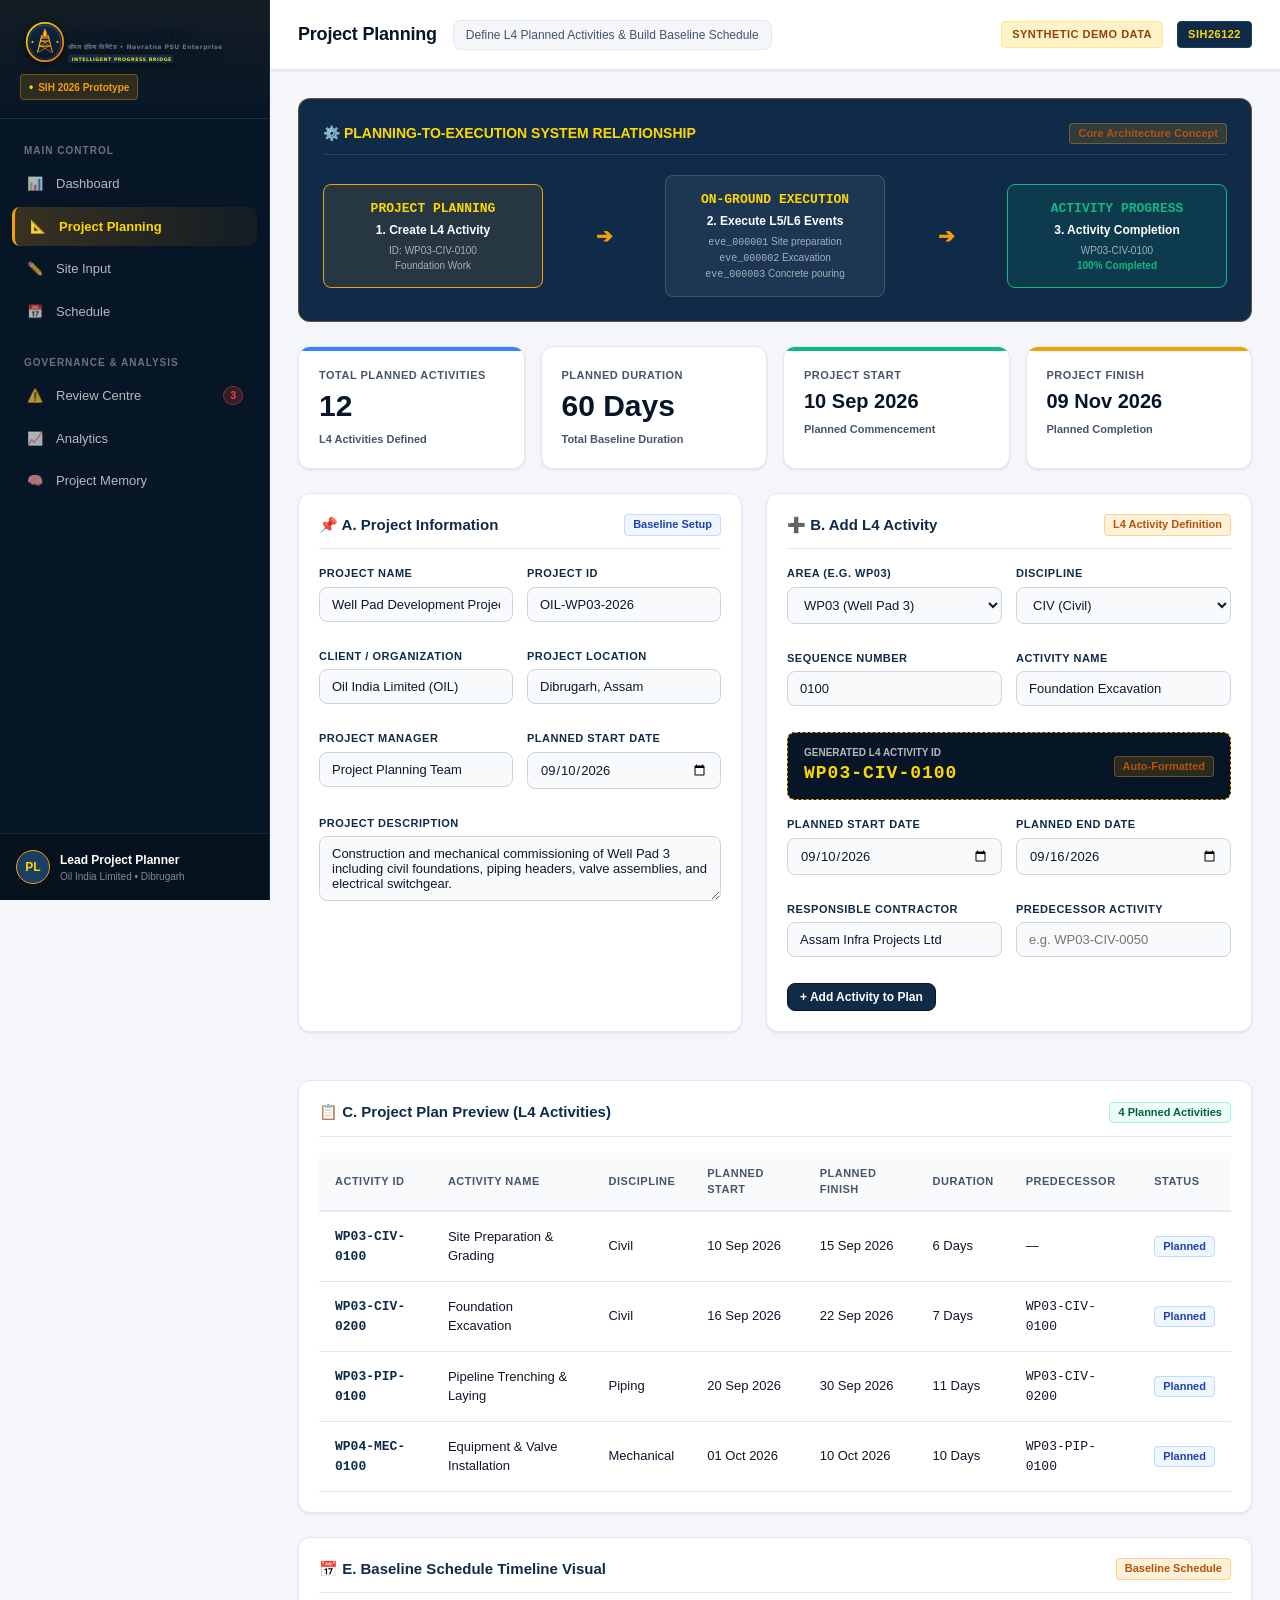
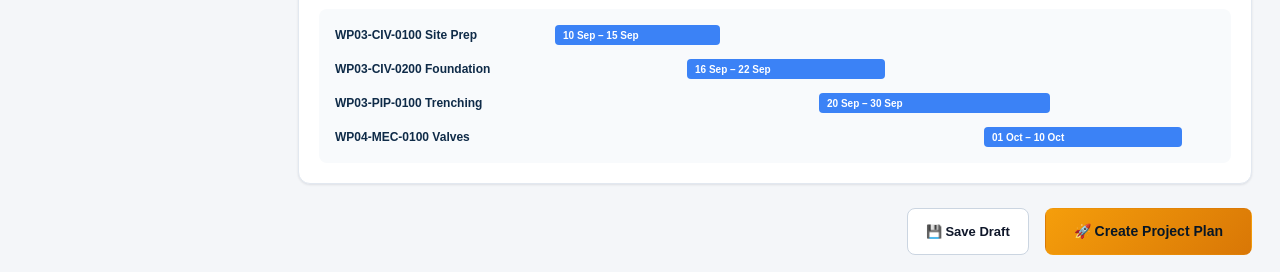
<file: planning.html>
<!DOCTYPE html>
<html lang="en">
<head>
  <meta charset="UTF-8">
  <meta name="viewport" content="width=device-width, initial-scale=1.0">
  <title>Project Planning — OIL Intelligent Progress Bridge</title>
  <link rel="stylesheet" href="style.css">
</head>
<body>

  <div class="app-layout">
    <!-- SIDEBAR NAVIGATION -->
    <aside class="app-sidebar">
      <div class="sidebar-header">
        <div class="brand-wrapper">
         <img src="oil-logo.svg" alt="Oil India Limited" class="brand-logo-img">
        </div>
        <div class="sih-badge">SIH 2026 Prototype</div>
      </div>

      <nav class="sidebar-nav">
        <div class="nav-group-title">Main Control</div>
        <a href="dashboard.html" class="nav-link">
          <span class="nav-icon">📊</span> Dashboard
        </a>
        <a href="planning.html" class="nav-link active">
          <span class="nav-icon">📐</span> Project Planning
        </a>
        <a href="site-input.html" class="nav-link">
          <span class="nav-icon">✏️</span> Site Input
        </a>
        <a href="schedule.html" class="nav-link">
          <span class="nav-icon">📅</span> Schedule
        </a>

        <div class="nav-group-title" style="margin-top: 16px;">Governance & Analysis</div>
        <a href="review.html" class="nav-link">
          <span class="nav-icon">⚠️</span> Review Centre
          <span class="nav-count-badge">3</span>
        </a>
        <a href="analytics.html" class="nav-link">
          <span class="nav-icon">📈</span> Analytics
        </a>
        <a href="memory.html" class="nav-link">
          <span class="nav-icon">🧠</span> Project Memory
        </a>
      </nav>

      <div class="sidebar-footer">
        <div class="user-profile">
          <div class="user-avatar">PL</div>
          <div class="user-info">
            <span class="user-name">Lead Project Planner</span>
            <span class="user-role">Oil India Limited • Dibrugarh</span>
          </div>
        </div>
      </div>
    </aside>

    <!-- MAIN APP CONTENT -->
    <main class="app-main">
      <header class="app-header">
        <div class="header-left">
          <h1 class="page-title">Project Planning</h1>
          <div class="project-context-pill">
            Define L4 Planned Activities & Build Baseline Schedule
          </div>
        </div>
        <div class="header-right">
          <span class="header-badge badge-synthetic">SYNTHETIC DEMO DATA</span>
          <span class="header-badge badge-problem">SIH26122</span>
        </div>
      </header>

      <div class="content-container">

        <!-- CONCEPT WORKFLOW DIAGRAM CARD -->
        <div class="concept-workflow-card">
          <div style="display: flex; align-items: center; justify-content: space-between; border-bottom: 1px solid rgba(255,255,255,0.1); padding-bottom: 10px;">
            <div style="font-size: 14px; font-weight: 800; color: var(--oil-gold-bright);">
              ⚙️ PLANNING-TO-EXECUTION SYSTEM RELATIONSHIP
            </div>
            <span class="badge badge-gold">Core Architecture Concept</span>
          </div>

          <div class="workflow-nodes-container">
            <div class="workflow-node highlight">
              <div class="node-code">PROJECT PLANNING</div>
              <div class="node-title">1. Create L4 Activity</div>
              <div class="node-sub">ID: WP03-CIV-0100<br>Foundation Work</div>
            </div>

            <div class="workflow-arrow">➔</div>

            <div class="workflow-node">
              <div class="node-code">ON-GROUND EXECUTION</div>
              <div class="node-title">2. Execute L5/L6 Events</div>
              <div class="node-sub">
                <code>eve_000001</code> Site preparation<br>
                <code>eve_000002</code> Excavation<br>
                <code>eve_000003</code> Concrete pouring
              </div>
            </div>

            <div class="workflow-arrow">➔</div>

            <div class="workflow-node" style="border-color: var(--status-green); background: rgba(16, 185, 129, 0.1);">
              <div class="node-code" style="color: var(--status-green);">ACTIVITY PROGRESS</div>
              <div class="node-title">3. Activity Completion</div>
              <div class="node-sub">WP03-CIV-0100<br><strong style="color: var(--status-green);">100% Completed</strong></div>
            </div>
          </div>
        </div>

        <!-- PLANNING SUMMARY CARDS -->
        <div style="display: grid; grid-template-columns: repeat(4, 1fr); gap: 16px; margin-bottom: 24px;">
          <div class="kpi-card kpi-blue">
            <div class="kpi-label">Total Planned Activities</div>
            <div class="kpi-value">12</div>
            <div class="kpi-footer">L4 Activities Defined</div>
          </div>
          <div class="kpi-card kpi-gold">
            <div class="kpi-label">Planned Duration</div>
            <div class="kpi-value">60 Days</div>
            <div class="kpi-footer">Total Baseline Duration</div>
          </div>
          <div class="kpi-card kpi-green">
            <div class="kpi-label">Project Start</div>
            <div class="kpi-value" style="font-size: 20px; font-weight: 800;">10 Sep 2026</div>
            <div class="kpi-footer">Planned Commencement</div>
          </div>
          <div class="kpi-card kpi-amber">
            <div class="kpi-label">Project Finish</div>
            <div class="kpi-value" style="font-size: 20px; font-weight: 800;">09 Nov 2026</div>
            <div class="kpi-footer">Planned Completion</div>
          </div>
        </div>

        <!-- TWO-COLUMN FORM: A. PROJECT INFO & B. ADD ACTIVITY -->
        <div class="planning-grid">
          
          <!-- A. PROJECT INFORMATION FORM -->
          <div class="card">
            <div class="card-header">
              <h3 class="card-title">📌 A. Project Information</h3>
              <span class="badge badge-blue">Baseline Setup</span>
            </div>

            <div class="form-grid-2">
              <div class="form-group">
                <label class="form-label">Project Name</label>
                <input type="text" class="form-input" value="Well Pad Development Project – WP03">
              </div>
              <div class="form-group">
                <label class="form-label">Project ID</label>
                <input type="text" class="form-input" value="OIL-WP03-2026">
              </div>
            </div>

            <div class="form-grid-2">
              <div class="form-group">
                <label class="form-label">Client / Organization</label>
                <input type="text" class="form-input" value="Oil India Limited (OIL)">
              </div>
              <div class="form-group">
                <label class="form-label">Project Location</label>
                <input type="text" class="form-input" value="Dibrugarh, Assam">
              </div>
            </div>

            <div class="form-grid-2">
              <div class="form-group">
                <label class="form-label">Project Manager</label>
                <input type="text" class="form-input" value="Project Planning Team">
              </div>
              <div class="form-group">
                <label class="form-label">Planned Start Date</label>
                <input type="date" class="form-input" value="2026-09-10">
              </div>
            </div>

            <div class="form-group">
              <label class="form-label">Project Description</label>
              <textarea class="form-textarea" rows="3">Construction and mechanical commissioning of Well Pad 3 including civil foundations, piping headers, valve assemblies, and electrical switchgear.</textarea>
            </div>
          </div>

          <!-- B. ADD ACTIVITY FORM -->
          <div class="card">
            <div class="card-header">
              <h3 class="card-title">➕ B. Add L4 Activity</h3>
              <span class="badge badge-gold">L4 Activity Definition</span>
            </div>

            <div class="form-grid-2">
              <div class="form-group">
                <label class="form-label">Area (e.g. WP03)</label>
                <select class="form-select">
                  <option selected>WP03 (Well Pad 3)</option>
                  <option>WP04 (Well Pad 4)</option>
                  <option>WP02 (Well Pad 2)</option>
                </select>
              </div>
              <div class="form-group">
                <label class="form-label">Discipline</label>
                <select class="form-select">
                  <option selected>CIV (Civil)</option>
                  <option>PIP (Piping)</option>
                  <option>MEC (Mechanical)</option>
                  <option>ELE (Electrical)</option>
                </select>
              </div>
            </div>

            <div class="form-grid-2">
              <div class="form-group">
                <label class="form-label">Sequence Number</label>
                <input type="text" class="form-input" value="0100">
              </div>
              <div class="form-group">
                <label class="form-label">Activity Name</label>
                <input type="text" class="form-input" value="Foundation Excavation">
              </div>
            </div>

            <!-- GENERATED ACTIVITY ID PREVIEW -->
            <div class="generated-id-box">
              <div>
                <div style="font-size: 10px; font-weight: 700; color: rgba(255,255,255,0.7); text-transform: uppercase;">GENERATED L4 ACTIVITY ID</div>
                <div class="id-preview-code">WP03-CIV-0100</div>
              </div>
              <span class="badge badge-gold">Auto-Formatted</span>
            </div>

            <div class="form-grid-2">
              <div class="form-group">
                <label class="form-label">Planned Start Date</label>
                <input type="date" class="form-input" value="2026-09-10">
              </div>
              <div class="form-group">
                <label class="form-label">Planned End Date</label>
                <input type="date" class="form-input" value="2026-09-16">
              </div>
            </div>

            <div class="form-grid-2">
              <div class="form-group">
                <label class="form-label">Responsible Contractor</label>
                <input type="text" class="form-input" value="Assam Infra Projects Ltd">
              </div>
              <div class="form-group">
                <label class="form-label">Predecessor Activity</label>
                <input type="text" class="form-input" placeholder="e.g. WP03-CIV-0050">
              </div>
            </div>

            <div style="display: flex; gap: 12px; margin-top: 10px;">
              <button class="btn btn-primary btn-sm">+ Add Activity to Plan</button>
            </div>
          </div>

        </div>

        <!-- C. ACTIVITY LIST / PROJECT PLAN PREVIEW TABLE -->
        <div class="card">
          <div class="card-header">
            <h3 class="card-title">📋 C. Project Plan Preview (L4 Activities)</h3>
            <span class="badge badge-green">4 Planned Activities</span>
          </div>

          <div class="enterprise-table-container">
            <table class="enterprise-table">
              <thead>
                <tr>
                  <th>ACTIVITY ID</th>
                  <th>ACTIVITY NAME</th>
                  <th>DISCIPLINE</th>
                  <th>PLANNED START</th>
                  <th>PLANNED FINISH</th>
                  <th>DURATION</th>
                  <th>PREDECESSOR</th>
                  <th>STATUS</th>
                </tr>
              </thead>
              <tbody>
                <tr>
                  <td><strong style="font-family: monospace; color: var(--oil-navy);">WP03-CIV-0100</strong></td>
                  <td>Site Preparation & Grading</td>
                  <td>Civil</td>
                  <td>10 Sep 2026</td>
                  <td>15 Sep 2026</td>
                  <td>6 Days</td>
                  <td>—</td>
                  <td><span class="badge badge-blue">Planned</span></td>
                </tr>
                <tr>
                  <td><strong style="font-family: monospace; color: var(--oil-navy);">WP03-CIV-0200</strong></td>
                  <td>Foundation Excavation</td>
                  <td>Civil</td>
                  <td>16 Sep 2026</td>
                  <td>22 Sep 2026</td>
                  <td>7 Days</td>
                  <td><span style="font-family: monospace;">WP03-CIV-0100</span></td>
                  <td><span class="badge badge-blue">Planned</span></td>
                </tr>
                <tr>
                  <td><strong style="font-family: monospace; color: var(--oil-navy);">WP03-PIP-0100</strong></td>
                  <td>Pipeline Trenching & Laying</td>
                  <td>Piping</td>
                  <td>20 Sep 2026</td>
                  <td>30 Sep 2026</td>
                  <td>11 Days</td>
                  <td><span style="font-family: monospace;">WP03-CIV-0200</span></td>
                  <td><span class="badge badge-blue">Planned</span></td>
                </tr>
                <tr>
                  <td><strong style="font-family: monospace; color: var(--oil-navy);">WP04-MEC-0100</strong></td>
                  <td>Equipment & Valve Installation</td>
                  <td>Mechanical</td>
                  <td>01 Oct 2026</td>
                  <td>10 Oct 2026</td>
                  <td>10 Days</td>
                  <td><span style="font-family: monospace;">WP03-PIP-0100</span></td>
                  <td><span class="badge badge-blue">Planned</span></td>
                </tr>
              </tbody>
            </table>
          </div>
        </div>

        <!-- E. PLANNING TIMELINE PREVIEW -->
        <div class="card">
          <div class="card-header">
            <h3 class="card-title">📅 E. Baseline Schedule Timeline Visual</h3>
            <span class="badge badge-gold">Baseline Schedule</span>
          </div>

          <div style="padding: 16px; background: var(--bg-card-alt); border-radius: var(--radius-md);">
            <div style="display: flex; flex-direction: column; gap: 14px;">
              <!-- ROW 1 -->
              <div style="display: grid; grid-template-columns: 220px 1fr; align-items: center;">
                <div style="font-weight: 700; font-size: 12px; color: var(--oil-navy);">WP03-CIV-0100 Site Prep</div>
                <div style="height: 20px; background: var(--status-blue); border-radius: 4px; width: 25%; color: #fff; font-size: 10px; font-weight: 700; display: flex; align-items: center; padding-left: 8px;">10 Sep – 15 Sep</div>
              </div>
              <!-- ROW 2 -->
              <div style="display: grid; grid-template-columns: 220px 1fr; align-items: center;">
                <div style="font-weight: 700; font-size: 12px; color: var(--oil-navy);">WP03-CIV-0200 Foundation</div>
                <div style="height: 20px; background: var(--status-blue); border-radius: 4px; width: 30%; margin-left: 20%; color: #fff; font-size: 10px; font-weight: 700; display: flex; align-items: center; padding-left: 8px;">16 Sep – 22 Sep</div>
              </div>
              <!-- ROW 3 -->
              <div style="display: grid; grid-template-columns: 220px 1fr; align-items: center;">
                <div style="font-weight: 700; font-size: 12px; color: var(--oil-navy);">WP03-PIP-0100 Trenching</div>
                <div style="height: 20px; background: var(--status-blue); border-radius: 4px; width: 35%; margin-left: 40%; color: #fff; font-size: 10px; font-weight: 700; display: flex; align-items: center; padding-left: 8px;">20 Sep – 30 Sep</div>
              </div>
              <!-- ROW 4 -->
              <div style="display: grid; grid-template-columns: 220px 1fr; align-items: center;">
                <div style="font-weight: 700; font-size: 12px; color: var(--oil-navy);">WP04-MEC-0100 Valves</div>
                <div style="height: 20px; background: var(--status-blue); border-radius: 4px; width: 30%; margin-left: 65%; color: #fff; font-size: 10px; font-weight: 700; display: flex; align-items: center; padding-left: 8px;">01 Oct – 10 Oct</div>
              </div>
            </div>
          </div>
        </div>

        <!-- F. CREATE PROJECT PLAN ACTION BUTTONS -->
        <div style="display: flex; gap: 16px; justify-content: flex-end; margin-top: 10px;">
          <button class="btn btn-secondary">💾 Save Draft</button>
          <a href="schedule.html" class="btn btn-gold" style="padding: 12px 28px; font-size: 14px;">
            🚀 Create Project Plan
          </a>
        </div>

      </div>
    </main>
  </div>

</body>
</html>
</file>
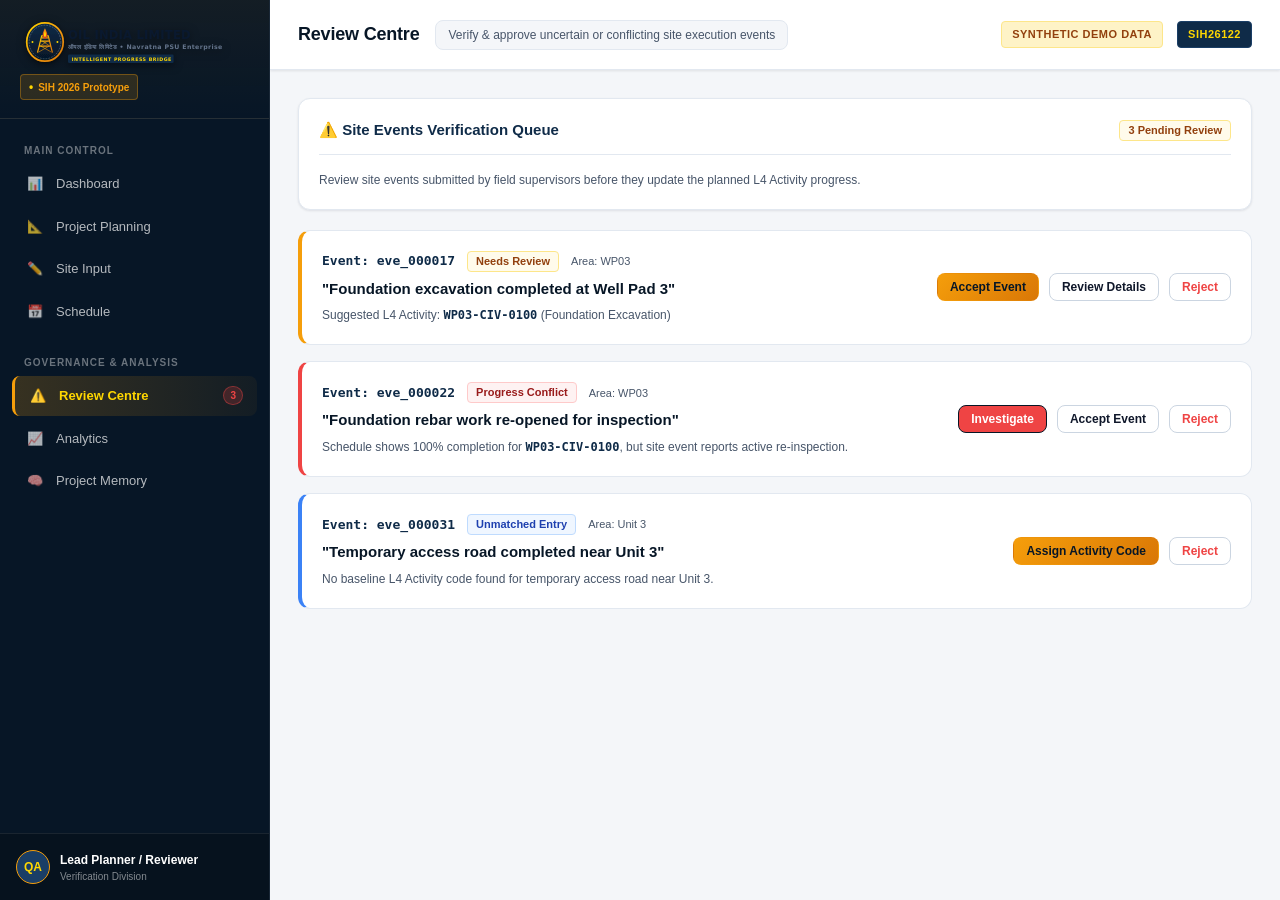
<file: review.html>
<!DOCTYPE html>
<html lang="en">
<head>
  <meta charset="UTF-8">
  <meta name="viewport" content="width=device-width, initial-scale=1.0">
  <title>Review Centre — OIL Intelligent Progress Bridge</title>
  <link rel="stylesheet" href="style.css">
</head>
<body>

  <div class="app-layout">
    <!-- SIDEBAR NAVIGATION -->
    <aside class="app-sidebar">
      <div class="sidebar-header">
        <div class="brand-wrapper">
          <img src="oil-logo.svg" alt="Oil India Limited" class="brand-logo-img">
        </div>
        <div class="sih-badge">SIH 2026 Prototype</div>
      </div>

      <nav class="sidebar-nav">
        <div class="nav-group-title">Main Control</div>
        <a href="dashboard.html" class="nav-link">
          <span class="nav-icon">📊</span> Dashboard
        </a>
        <a href="planning.html" class="nav-link">
          <span class="nav-icon">📐</span> Project Planning
        </a>
        <a href="site-input.html" class="nav-link">
          <span class="nav-icon">✏️</span> Site Input
        </a>
        <a href="schedule.html" class="nav-link">
          <span class="nav-icon">📅</span> Schedule
        </a>

        <div class="nav-group-title" style="margin-top: 16px;">Governance & Analysis</div>
        <a href="review.html" class="nav-link active">
          <span class="nav-icon">⚠️</span> Review Centre
          <span class="nav-count-badge">3</span>
        </a>
        <a href="analytics.html" class="nav-link">
          <span class="nav-icon">📈</span> Analytics
        </a>
        <a href="memory.html" class="nav-link">
          <span class="nav-icon">🧠</span> Project Memory
        </a>
      </nav>

      <div class="sidebar-footer">
        <div class="user-profile">
          <div class="user-avatar">QA</div>
          <div class="user-info">
            <span class="user-name">Lead Planner / Reviewer</span>
            <span class="user-role">Verification Division</span>
          </div>
        </div>
      </div>
    </aside>

    <!-- MAIN APP CONTENT -->
    <main class="app-main">
      <header class="app-header">
        <div class="header-left">
          <h1 class="page-title">Review Centre</h1>
          <div class="project-context-pill">
            Verify & approve uncertain or conflicting site execution events
          </div>
        </div>
        <div class="header-right">
          <span class="header-badge badge-synthetic">SYNTHETIC DEMO DATA</span>
          <span class="header-badge badge-problem">SIH26122</span>
        </div>
      </header>

      <div class="content-container">

        <div class="card" style="margin-bottom: 20px;">
          <div class="card-header">
            <h3 class="card-title">⚠️ Site Events Verification Queue</h3>
            <span class="badge badge-amber">3 Pending Review</span>
          </div>
          <div class="card-subtitle">
            Review site events submitted by field supervisors before they update the planned L4 Activity progress.
          </div>
        </div>

        <!-- REVIEW ITEM 1 -->
        <div class="review-item-card" style="border-left: 4px solid var(--status-amber);">
          <div style="flex: 1;">
            <div style="display: flex; align-items: center; gap: 12px; margin-bottom: 6px;">
              <span style="font-family: monospace; font-weight: 800; font-size: 13px; color: var(--oil-navy);">Event: eve_000017</span>
              <span class="badge badge-amber">Needs Review</span>
              <span style="font-size: 11px; color: var(--text-muted);">Area: WP03</span>
            </div>
            <div style="font-size: 15px; font-weight: 800; color: var(--oil-navy-dark); margin-bottom: 6px;">
              "Foundation excavation completed at Well Pad 3"
            </div>
            <div style="font-size: 12px; color: var(--text-muted);">
              Suggested L4 Activity: <strong style="font-family: monospace; color: var(--oil-navy);">WP03-CIV-0100</strong> (Foundation Excavation)
            </div>
          </div>

          <div style="display: flex; gap: 10px; align-items: center;">
            <button class="btn btn-gold btn-sm">Accept Event</button>
            <button class="btn btn-secondary btn-sm">Review Details</button>
            <button class="btn btn-secondary btn-sm" style="color: var(--status-red);">Reject</button>
          </div>
        </div>

        <!-- REVIEW ITEM 2 -->
        <div class="review-item-card" style="border-left: 4px solid var(--status-red);">
          <div style="flex: 1;">
            <div style="display: flex; align-items: center; gap: 12px; margin-bottom: 6px;">
              <span style="font-family: monospace; font-weight: 800; font-size: 13px; color: var(--oil-navy);">Event: eve_000022</span>
              <span class="badge badge-red">Progress Conflict</span>
              <span style="font-size: 11px; color: var(--text-muted);">Area: WP03</span>
            </div>
            <div style="font-size: 15px; font-weight: 800; color: var(--oil-navy-dark); margin-bottom: 6px;">
              "Foundation rebar work re-opened for inspection"
            </div>
            <div style="font-size: 12px; color: var(--text-muted);">
              Schedule shows 100% completion for <strong style="font-family: monospace; color: var(--oil-navy);">WP03-CIV-0100</strong>, but site event reports active re-inspection.
            </div>
          </div>

          <div style="display: flex; gap: 10px; align-items: center;">
            <button class="btn btn-primary btn-sm" style="background: var(--status-red);">Investigate</button>
            <button class="btn btn-secondary btn-sm">Accept Event</button>
            <button class="btn btn-secondary btn-sm" style="color: var(--status-red);">Reject</button>
          </div>
        </div>

        <!-- REVIEW ITEM 3 -->
        <div class="review-item-card" style="border-left: 4px solid var(--status-blue);">
          <div style="flex: 1;">
            <div style="display: flex; align-items: center; gap: 12px; margin-bottom: 6px;">
              <span style="font-family: monospace; font-weight: 800; font-size: 13px; color: var(--oil-navy);">Event: eve_000031</span>
              <span class="badge badge-blue">Unmatched Entry</span>
              <span style="font-size: 11px; color: var(--text-muted);">Area: Unit 3</span>
            </div>
            <div style="font-size: 15px; font-weight: 800; color: var(--oil-navy-dark); margin-bottom: 6px;">
              "Temporary access road completed near Unit 3"
            </div>
            <div style="font-size: 12px; color: var(--text-muted);">
              No baseline L4 Activity code found for temporary access road near Unit 3.
            </div>
          </div>

          <div style="display: flex; gap: 10px; align-items: center;">
            <button class="btn btn-gold btn-sm">Assign Activity Code</button>
            <button class="btn btn-secondary btn-sm" style="color: var(--status-red);">Reject</button>
          </div>
        </div>

      </div>
    </main>
  </div>

</body>
</html>
</file>
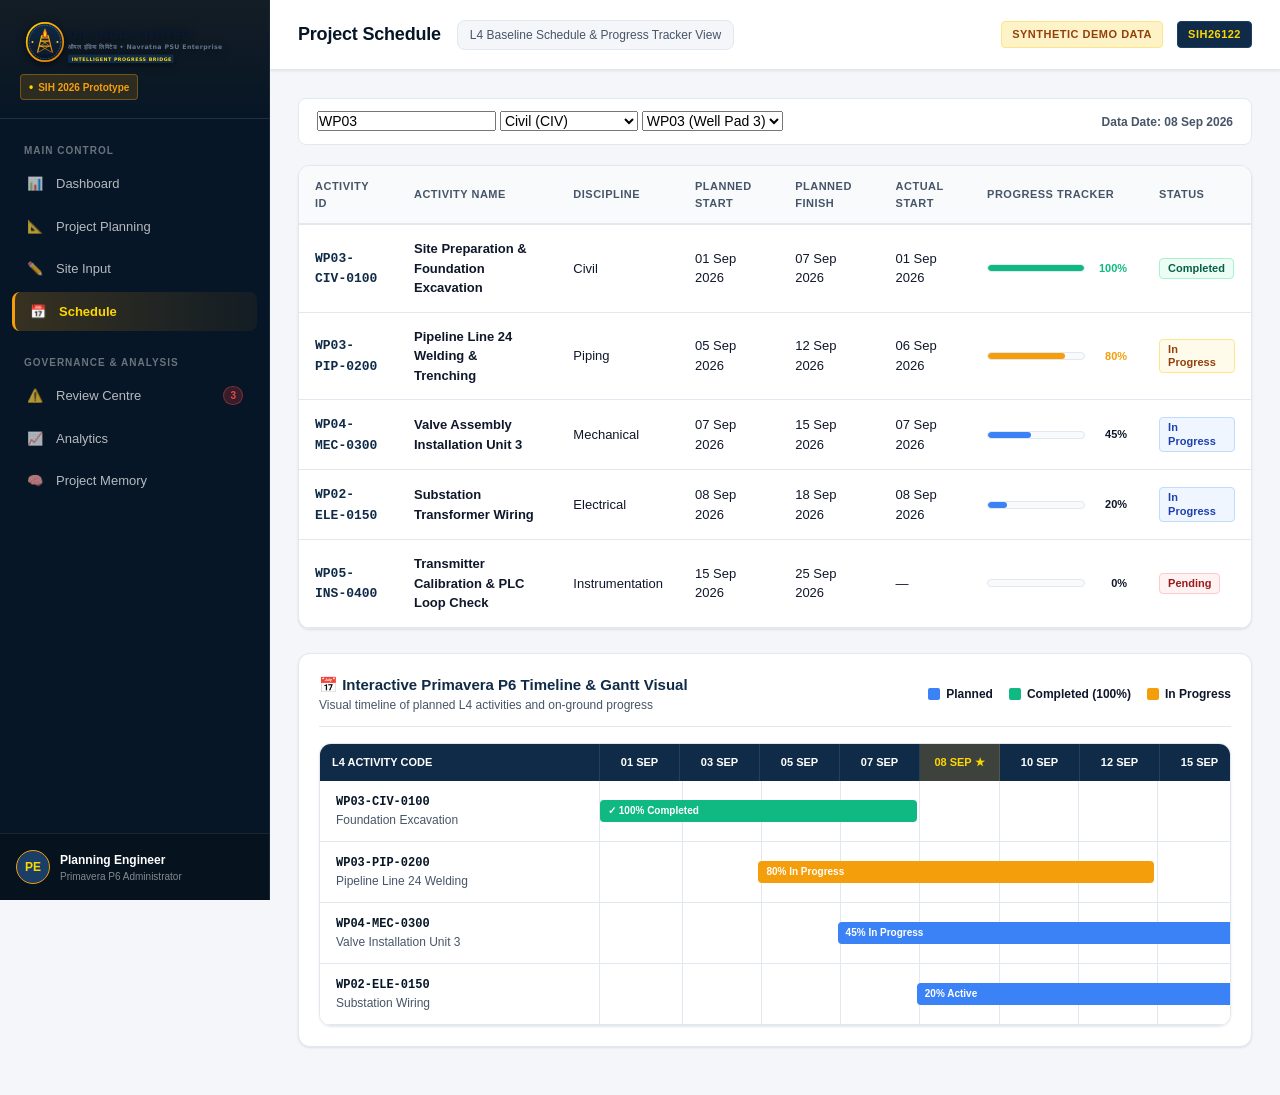
<file: schedule.html>
<!DOCTYPE html>
<html lang="en">
<head>
  <meta charset="UTF-8">
  <meta name="viewport" content="width=device-width, initial-scale=1.0">
  <title>Project Schedule & Gantt — OIL Intelligent Progress Bridge</title>
  <link rel="stylesheet" href="style.css">
</head>
<body>

  <div class="app-layout">
    <!-- SIDEBAR NAVIGATION -->
    <aside class="app-sidebar">
      <div class="sidebar-header">
        <div class="brand-wrapper">
        <img src="oil-logo.svg" alt="Oil India Limited" class="brand-logo-img">
        </div>
        <div class="sih-badge">SIH 2026 Prototype</div>
      </div>

      <nav class="sidebar-nav">
        <div class="nav-group-title">Main Control</div>
        <a href="dashboard.html" class="nav-link">
          <span class="nav-icon">📊</span> Dashboard
        </a>
        <a href="planning.html" class="nav-link">
          <span class="nav-icon">📐</span> Project Planning
        </a>
        <a href="site-input.html" class="nav-link">
          <span class="nav-icon">✏️</span> Site Input
        </a>
        <a href="schedule.html" class="nav-link active">
          <span class="nav-icon">📅</span> Schedule
        </a>

        <div class="nav-group-title" style="margin-top: 16px;">Governance & Analysis</div>
        <a href="review.html" class="nav-link">
          <span class="nav-icon">⚠️</span> Review Centre
          <span class="nav-count-badge">3</span>
        </a>
        <a href="analytics.html" class="nav-link">
          <span class="nav-icon">📈</span> Analytics
        </a>
        <a href="memory.html" class="nav-link">
          <span class="nav-icon">🧠</span> Project Memory
        </a>
      </nav>

      <div class="sidebar-footer">
        <div class="user-profile">
          <div class="user-avatar">PE</div>
          <div class="user-info">
            <span class="user-name">Planning Engineer</span>
            <span class="user-role">Primavera P6 Administrator</span>
          </div>
        </div>
      </div>
    </aside>

    <!-- MAIN APP CONTENT -->
    <main class="app-main">
      <header class="app-header">
        <div class="header-left">
          <h1 class="page-title">Project Schedule</h1>
          <div class="project-context-pill">
            L4 Baseline Schedule & Progress Tracker View
          </div>
        </div>
        <div class="header-right">
          <span class="header-badge badge-synthetic">SYNTHETIC DEMO DATA</span>
          <span class="header-badge badge-problem">SIH26122</span>
        </div>
      </header>

      <div class="content-container">

        <!-- SCHEDULE CONTROLS & FILTER BAR -->
        <div class="schedule-controls-bar">
          <div class="filter-group">
            <input type="text" class="search-input" placeholder="Search Activity ID or Name..." value="WP03">
            <select class="filter-select">
              <option>Discipline: All</option>
              <option selected>Civil (CIV)</option>
              <option>Piping (PIP)</option>
              <option>Mechanical (MEC)</option>
            </select>
            <select class="filter-select">
              <option>Area: All</option>
              <option selected>WP03 (Well Pad 3)</option>
              <option>WP04 (Well Pad 4)</option>
            </select>
          </div>
          <div class="filter-group">
            <div style="font-size: 12px; font-weight: 700; color: var(--text-muted);">
              Data Date: <strong>08 Sep 2026</strong>
            </div>
          </div>
        </div>

        <!-- L4 ACTIVITY SCHEDULE TABLE WITH PROGRESS TRACKERS -->
        <div class="card" style="padding: 0; overflow: hidden; margin-bottom: 24px;">
          <div class="enterprise-table-container">
            <table class="enterprise-table">
              <thead>
                <tr>
                  <th>ACTIVITY ID</th>
                  <th>ACTIVITY NAME</th>
                  <th>DISCIPLINE</th>
                  <th>PLANNED START</th>
                  <th>PLANNED FINISH</th>
                  <th>ACTUAL START</th>
                  <th>PROGRESS TRACKER</th>
                  <th>STATUS</th>
                </tr>
              </thead>
              <tbody>
                <tr>
                  <td><strong style="font-family: monospace; color: var(--oil-navy);">WP03-CIV-0100</strong></td>
                  <td><strong>Site Preparation & Foundation Excavation</strong></td>
                  <td>Civil</td>
                  <td>01 Sep 2026</td>
                  <td>07 Sep 2026</td>
                  <td>01 Sep 2026</td>
                  <td>
                    <div class="progress-tracker-bar">
                      <div class="tracker-track"><div class="tracker-fill fill-green" style="width: 100%;"></div></div>
                      <span class="tracker-text" style="color: var(--status-green);">100%</span>
                    </div>
                  </td>
                  <td><span class="badge badge-green">Completed</span></td>
                </tr>
                <tr>
                  <td><strong style="font-family: monospace; color: var(--oil-navy);">WP03-PIP-0200</strong></td>
                  <td><strong>Pipeline Line 24 Welding & Trenching</strong></td>
                  <td>Piping</td>
                  <td>05 Sep 2026</td>
                  <td>12 Sep 2026</td>
                  <td>06 Sep 2026</td>
                  <td>
                    <div class="progress-tracker-bar">
                      <div class="tracker-track"><div class="tracker-fill fill-amber" style="width: 80%;"></div></div>
                      <span class="tracker-text" style="color: var(--status-amber);">80%</span>
                    </div>
                  </td>
                  <td><span class="badge badge-amber">In Progress</span></td>
                </tr>
                <tr>
                  <td><strong style="font-family: monospace; color: var(--oil-navy);">WP04-MEC-0300</strong></td>
                  <td><strong>Valve Assembly Installation Unit 3</strong></td>
                  <td>Mechanical</td>
                  <td>07 Sep 2026</td>
                  <td>15 Sep 2026</td>
                  <td>07 Sep 2026</td>
                  <td>
                    <div class="progress-tracker-bar">
                      <div class="tracker-track"><div class="tracker-fill" style="width: 45%;"></div></div>
                      <span class="tracker-text">45%</span>
                    </div>
                  </td>
                  <td><span class="badge badge-blue">In Progress</span></td>
                </tr>
                <tr>
                  <td><strong style="font-family: monospace; color: var(--oil-navy);">WP02-ELE-0150</strong></td>
                  <td><strong>Substation Transformer Wiring</strong></td>
                  <td>Electrical</td>
                  <td>08 Sep 2026</td>
                  <td>18 Sep 2026</td>
                  <td>08 Sep 2026</td>
                  <td>
                    <div class="progress-tracker-bar">
                      <div class="tracker-track"><div class="tracker-fill" style="width: 20%;"></div></div>
                      <span class="tracker-text">20%</span>
                    </div>
                  </td>
                  <td><span class="badge badge-blue">In Progress</span></td>
                </tr>
                <tr>
                  <td><strong style="font-family: monospace; color: var(--oil-navy);">WP05-INS-0400</strong></td>
                  <td><strong>Transmitter Calibration & PLC Loop Check</strong></td>
                  <td>Instrumentation</td>
                  <td>15 Sep 2026</td>
                  <td>25 Sep 2026</td>
                  <td>—</td>
                  <td>
                    <div class="progress-tracker-bar">
                      <div class="tracker-track"><div class="tracker-fill" style="width: 0%;"></div></div>
                      <span class="tracker-text">0%</span>
                    </div>
                  </td>
                  <td><span class="badge badge-red">Pending</span></td>
                </tr>
              </tbody>
            </table>
          </div>
        </div>

        <!-- PRIMAVERA P6-STYLE GANTT CHART VISUAL -->
        <div class="card">
          <div class="card-header">
            <div>
              <h3 class="card-title">📅 Interactive Primavera P6 Timeline & Gantt Visual</h3>
              <div class="card-subtitle">Visual timeline of planned L4 activities and on-ground progress</div>
            </div>
            <div style="display: flex; gap: 16px; font-size: 12px; font-weight: 600;">
              <div style="display: flex; align-items: center; gap: 6px;"><span style="width:12px; height:12px; background:var(--status-blue); border-radius:2px;"></span> Planned</div>
              <div style="display: flex; align-items: center; gap: 6px;"><span style="width:12px; height:12px; background:var(--status-green); border-radius:2px;"></span> Completed (100%)</div>
              <div style="display: flex; align-items: center; gap: 6px;"><span style="width:12px; height:12px; background:var(--status-amber); border-radius:2px;"></span> In Progress</div>
            </div>
          </div>

          <div class="gantt-wrapper">
            <div class="gantt-grid">
              
              <!-- GANTT HEADER -->
              <div class="gantt-header-row">
                <div class="gantt-cell cell-activity" style="justify-content: flex-start;">L4 ACTIVITY CODE</div>
                <div class="gantt-cell">01 SEP</div>
                <div class="gantt-cell">03 SEP</div>
                <div class="gantt-cell">05 SEP</div>
                <div class="gantt-cell">07 SEP</div>
                <div class="gantt-cell" style="background: rgba(245,158,11,0.2); color: var(--oil-gold-bright);">08 SEP ★</div>
                <div class="gantt-cell">10 SEP</div>
                <div class="gantt-cell">12 SEP</div>
                <div class="gantt-cell">15 SEP</div>
                <div class="gantt-cell">18 SEP</div>
              </div>

              <!-- ROW 1 -->
              <div class="gantt-body-row">
                <div class="activity-info">
                  <span class="act-code">WP03-CIV-0100</span>
                  <span class="act-name">Foundation Excavation</span>
                </div>
                <div class="gantt-track-area">
                  <div class="gantt-grid-col"></div><div class="gantt-grid-col"></div><div class="gantt-grid-col"></div>
                  <div class="gantt-grid-col"></div><div class="gantt-grid-col"></div><div class="gantt-grid-col"></div>
                  <div class="gantt-grid-col"></div><div class="gantt-grid-col"></div><div class="gantt-grid-col"></div>
                  <div class="gantt-bar-item gantt-bar-actual" style="left: 0%; width: 44%;">✓ 100% Completed</div>
                </div>
              </div>

              <!-- ROW 2 -->
              <div class="gantt-body-row">
                <div class="activity-info">
                  <span class="act-code">WP03-PIP-0200</span>
                  <span class="act-name">Pipeline Line 24 Welding</span>
                </div>
                <div class="gantt-track-area">
                  <div class="gantt-grid-col"></div><div class="gantt-grid-col"></div><div class="gantt-grid-col"></div>
                  <div class="gantt-grid-col"></div><div class="gantt-grid-col"></div><div class="gantt-grid-col"></div>
                  <div class="gantt-grid-col"></div><div class="gantt-grid-col"></div><div class="gantt-grid-col"></div>
                  <div class="gantt-bar-item gantt-bar-amber" style="left: 22%; width: 55%;">80% In Progress</div>
                </div>
              </div>

              <!-- ROW 3 -->
              <div class="gantt-body-row">
                <div class="activity-info">
                  <span class="act-code">WP04-MEC-0300</span>
                  <span class="act-name">Valve Installation Unit 3</span>
                </div>
                <div class="gantt-track-area">
                  <div class="gantt-grid-col"></div><div class="gantt-grid-col"></div><div class="gantt-grid-col"></div>
                  <div class="gantt-grid-col"></div><div class="gantt-grid-col"></div><div class="gantt-grid-col"></div>
                  <div class="gantt-grid-col"></div><div class="gantt-grid-col"></div><div class="gantt-grid-col"></div>
                  <div class="gantt-bar-item gantt-bar-planned" style="left: 33%; width: 55%;">45% In Progress</div>
                </div>
              </div>

              <!-- ROW 4 -->
              <div class="gantt-body-row">
                <div class="activity-info">
                  <span class="act-code">WP02-ELE-0150</span>
                  <span class="act-name">Substation Wiring</span>
                </div>
                <div class="gantt-track-area">
                  <div class="gantt-grid-col"></div><div class="gantt-grid-col"></div><div class="gantt-grid-col"></div>
                  <div class="gantt-grid-col"></div><div class="gantt-grid-col"></div><div class="gantt-grid-col"></div>
                  <div class="gantt-grid-col"></div><div class="gantt-grid-col"></div><div class="gantt-grid-col"></div>
                  <div class="gantt-bar-item gantt-bar-planned" style="left: 44%; width: 44%;">20% Active</div>
                </div>
              </div>

            </div>
          </div>
        </div>

      </div>
    </main>
  </div>

</body>
</html>
</file>
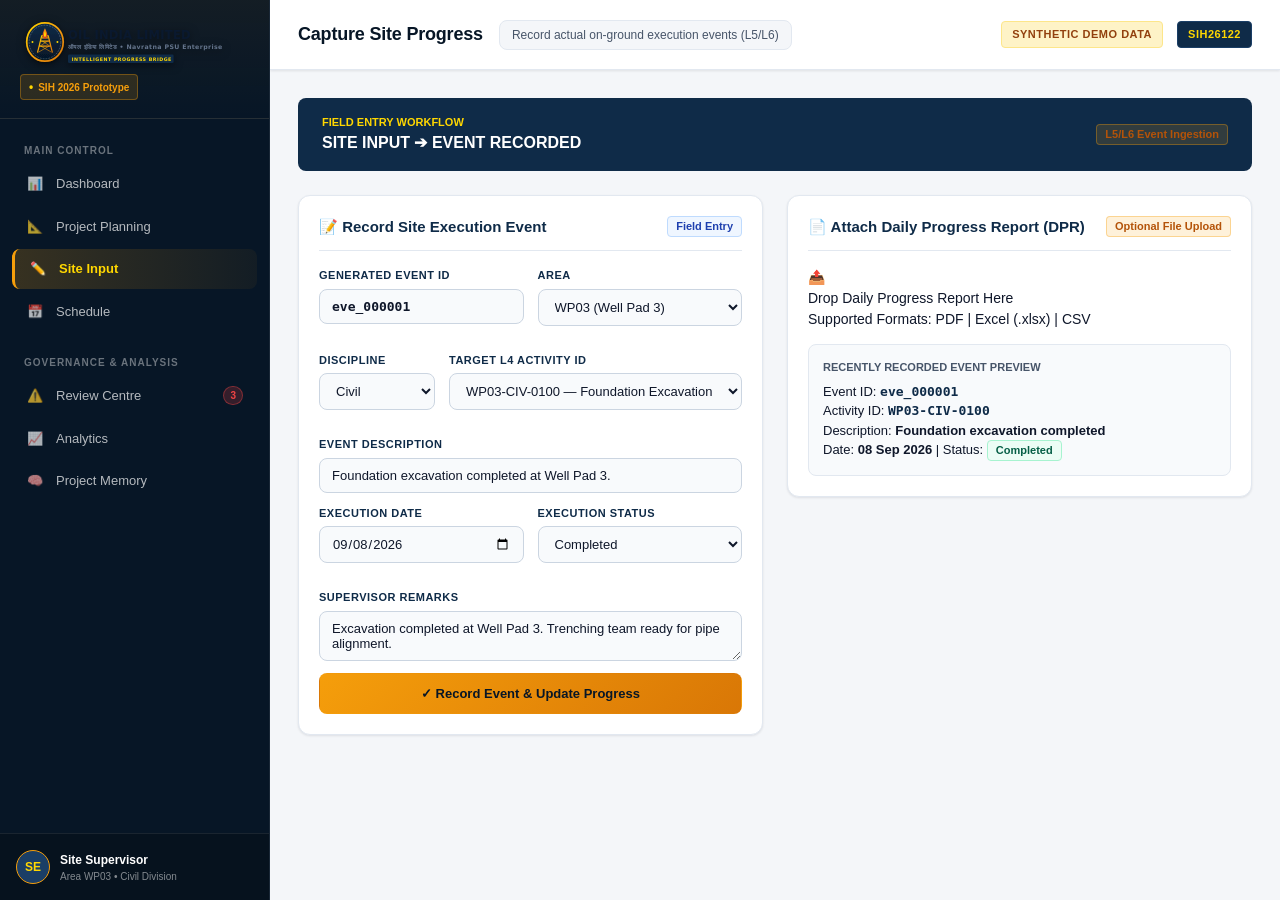
<file: site-input.html>
<!DOCTYPE html>
<html lang="en">
<head>
  <meta charset="UTF-8">
  <meta name="viewport" content="width=device-width, initial-scale=1.0">
  <title>Site Progress Input — OIL Intelligent Progress Bridge</title>
  <link rel="stylesheet" href="style.css">
</head>
<body>

  <div class="app-layout">
    <!-- SIDEBAR NAVIGATION -->
    <aside class="app-sidebar">
      <div class="sidebar-header">
        <div class="brand-wrapper">
       <img src="oil-logo.svg" alt="Oil India Limited" class="brand-logo-img">
        </div>
        <div class="sih-badge">SIH 2026 Prototype</div>
      </div>

      <nav class="sidebar-nav">
        <div class="nav-group-title">Main Control</div>
        <a href="dashboard.html" class="nav-link">
          <span class="nav-icon">📊</span> Dashboard
        </a>
        <a href="planning.html" class="nav-link">
          <span class="nav-icon">📐</span> Project Planning
        </a>
        <a href="site-input.html" class="nav-link active">
          <span class="nav-icon">✏️</span> Site Input
        </a>
        <a href="schedule.html" class="nav-link">
          <span class="nav-icon">📅</span> Schedule
        </a>

        <div class="nav-group-title" style="margin-top: 16px;">Governance & Analysis</div>
        <a href="review.html" class="nav-link">
          <span class="nav-icon">⚠️</span> Review Centre
          <span class="nav-count-badge">3</span>
        </a>
        <a href="analytics.html" class="nav-link">
          <span class="nav-icon">📈</span> Analytics
        </a>
        <a href="memory.html" class="nav-link">
          <span class="nav-icon">🧠</span> Project Memory
        </a>
      </nav>

      <div class="sidebar-footer">
        <div class="user-profile">
          <div class="user-avatar">SE</div>
          <div class="user-info">
            <span class="user-name">Site Supervisor</span>
            <span class="user-role">Area WP03 • Civil Division</span>
          </div>
        </div>
      </div>
    </aside>

    <!-- MAIN APP CONTENT -->
    <main class="app-main">
      <header class="app-header">
        <div class="header-left">
          <h1 class="page-title">Capture Site Progress</h1>
          <div class="project-context-pill">
            Record actual on-ground execution events (L5/L6)
          </div>
        </div>
        <div class="header-right">
          <span class="header-badge badge-synthetic">SYNTHETIC DEMO DATA</span>
          <span class="header-badge badge-problem">SIH26122</span>
        </div>
      </header>

      <div class="content-container">

        <!-- WORKFLOW BANNER -->
        <div style="background: var(--oil-navy); color: #fff; padding: 16px 24px; border-radius: var(--radius-md); margin-bottom: 24px; display: flex; align-items: center; justify-content: space-between;">
          <div>
            <div style="font-size: 11px; font-weight: 700; color: var(--oil-gold-bright); text-transform: uppercase;">FIELD ENTRY WORKFLOW</div>
            <div style="font-size: 16px; font-weight: 800;">SITE INPUT ➔ EVENT RECORDED</div>
          </div>
          <span class="badge badge-gold">L5/L6 Event Ingestion</span>
        </div>

        <div style="display: grid; grid-template-columns: 1fr 1fr; gap: 24px;">
          
          <!-- SITE EVENT RECORD FORM -->
          <div class="card">
            <div class="card-header">
              <h3 class="card-title">📝 Record Site Execution Event</h3>
              <span class="badge badge-blue">Field Entry</span>
            </div>

            <div class="form-grid-2">
              <div class="form-group">
                <label class="form-label">Generated Event ID</label>
                <input type="text" class="form-input" value="eve_000001" readonly style="font-family: monospace; font-weight: 700; background: var(--bg-card-alt);">
              </div>
              <div class="form-group">
                <label class="form-label">Area</label>
                <select class="form-select">
                  <option selected>WP03 (Well Pad 3)</option>
                  <option>WP04 (Well Pad 4)</option>
                  <option>WP02 (Well Pad 2)</option>
                </select>
              </div>
            </div>

            <div class="form-grid-2">
              <div class="form-group">
                <label class="form-label">Discipline</label>
                <select class="form-select">
                  <option selected>Civil</option>
                  <option>Piping</option>
                  <option>Mechanical</option>
                  <option>Electrical</option>
                </select>
              </div>
              <div class="form-group">
                <label class="form-label">Target L4 Activity ID</label>
                <select class="form-select">
                  <option selected>WP03-CIV-0100 — Foundation Excavation</option>
                  <option>WP03-PIP-0200 — Pipeline Trenching</option>
                  <option>WP04-MEC-0300 — Valve Installation</option>
                </select>
              </div>
            </div>

            <div class="form-group">
              <label class="form-label">Event Description</label>
              <input type="text" class="form-input" value="Foundation excavation completed at Well Pad 3.">
            </div>

            <div class="form-grid-2">
              <div class="form-group">
                <label class="form-label">Execution Date</label>
                <input type="date" class="form-input" value="2026-09-08">
              </div>
              <div class="form-group">
                <label class="form-label">Execution Status</label>
                <select class="form-select">
                  <option selected>Completed</option>
                  <option>In Progress</option>
                  <option>Review Required</option>
                </select>
              </div>
            </div>

            <div class="form-group">
              <label class="form-label">Supervisor Remarks</label>
              <textarea class="form-textarea" rows="2">Excavation completed at Well Pad 3. Trenching team ready for pipe alignment.</textarea>
            </div>

            <div style="display: flex; gap: 12px; margin-top: 10px;">
              <a href="schedule.html" class="btn btn-gold" style="width: 100%;">
                ✓ Record Event & Update Progress
              </a>
            </div>
          </div>

          <!-- DOCUMENT / DAILY PROGRESS REPORT ATTACHMENT MOCK -->
          <div>
            <div class="card">
              <div class="card-header">
                <h3 class="card-title">📄 Attach Daily Progress Report (DPR)</h3>
                <span class="badge badge-gold">Optional File Upload</span>
              </div>
              
              <div class="upload-dropzone">
                <div class="drop-icon">📤</div>
                <div class="drop-text">Drop Daily Progress Report Here</div>
                <div class="drop-subtext">Supported Formats: PDF | Excel (.xlsx) | CSV</div>
              </div>

              <div style="background: var(--bg-card-alt); border: 1px solid var(--border-light); border-radius: var(--radius-md); padding: 14px; margin-top: 14px;">
                <div style="font-size: 11px; font-weight: 700; color: var(--text-muted);">RECENTLY RECORDED EVENT PREVIEW</div>
                <div style="margin-top: 6px; font-size: 13px;">
                  Event ID: <strong style="font-family: monospace; color: var(--oil-navy);">eve_000001</strong><br>
                  Activity ID: <strong style="font-family: monospace; color: var(--oil-navy);">WP03-CIV-0100</strong><br>
                  Description: <strong>Foundation excavation completed</strong><br>
                  Date: <strong>08 Sep 2026</strong> | Status: <span class="badge badge-green">Completed</span>
                </div>
              </div>
            </div>
          </div>

        </div>

      </div>
    </main>
  </div>

</body>
</html>
</file>
<file: style.css>
/* ==========================================================================
   OIL INTELLIGENT PROGRESS BRIDGE — ENTERPRISE UI STYLESHEET (SIH26122)
   Oil India Limited (OIL) — Software — Smart Automation
   ========================================================================== */

/* --------------------------------------------------------------------------
   1. CSS VARIABLES & SYSTEM THEME DEFINITIONS
   -------------------------------------------------------------------------- */
:root {
  /* Oil India Limited Palette */
  --oil-navy-dark: #071626;
  --oil-navy: #0F2B48;
  --oil-navy-light: #1A3E66;
  --oil-navy-surface: #132740;
  
  /* Brand Accent Colors */
  --oil-gold: #F59E0B;
  --oil-gold-bright: #FFD700;
  --oil-gold-light: rgba(245, 158, 11, 0.12);
  --oil-gold-border: rgba(245, 158, 11, 0.35);

  /* Backgrounds & Surfaces */
  --bg-app: #F4F6F9;
  --bg-card: #FFFFFF;
  --bg-card-alt: #F8FAFC;
  --bg-dark-card: #0D223A;
  
  /* Text & Neutral Colors */
  --text-main: #0F172A;
  --text-muted: #475569;
  --text-light: #94A3B8;
  --text-white: #FFFFFF;
  
  /* Borders & Dividers */
  --border-light: #E2E8F0;
  --border-medium: #CBD5E1;
  --border-dark: #1E3A5F;

  /* Status Colors */
  --status-green: #10B981;
  --status-green-bg: #ECFDF5;
  --status-green-border: #A7F3D0;
  
  --status-amber: #F59E0B;
  --status-amber-bg: #FFFBEB;
  --status-amber-border: #FDE68A;
  
  --status-red: #EF4444;
  --status-red-bg: #FEF2F2;
  --status-red-border: #FECACA;
  
  --status-blue: #3B82F6;
  --status-blue-bg: #EFF6FF;
  --status-blue-border: #BFDBFE;

  /* Elevation & Shadows */
  --shadow-sm: 0 1px 3px rgba(15, 23, 42, 0.06), 0 1px 2px rgba(15, 23, 42, 0.04);
  --shadow-md: 0 4px 6px -1px rgba(15, 23, 42, 0.08), 0 2px 4px -1px rgba(15, 23, 42, 0.04);
  --shadow-lg: 0 10px 15px -3px rgba(15, 23, 42, 0.1), 0 4px 6px -2px rgba(15, 23, 42, 0.05);

  /* Layout Spacing & Sizing */
  --sidebar-width: 270px;
  --header-height: 70px;
  --radius-sm: 4px;
  --radius-md: 8px;
  --radius-lg: 12px;
  --radius-full: 9999px;
  
  --transition-fast: 0.15s ease;
  --font-family: -apple-system, BlinkMacSystemFont, "Segoe UI", Roboto, Helvetica, Arial, sans-serif;
}

/* --------------------------------------------------------------------------
   2. GLOBAL RESET & BASE STYLES
   -------------------------------------------------------------------------- */
*, *::before, *::after {
  box-sizing: border-box;
  margin: 0;
  padding: 0;
}

html, body {
  height: 100%;
  font-family: var(--font-family);
  background-color: var(--bg-app);
  color: var(--text-main);
  line-height: 1.5;
  font-size: 14px;
  -webkit-font-smoothing: antialiased;
}

a {
  color: inherit;
  text-decoration: none;
}

button, input, select, textarea {
  font-family: inherit;
  font-size: inherit;
}

/* Custom Scrollbars */
::-webkit-scrollbar {
  width: 6px;
  height: 6px;
}
::-webkit-scrollbar-track {
  background: var(--bg-app);
}
::-webkit-scrollbar-thumb {
  background: var(--border-medium);
  border-radius: var(--radius-full);
}

/* --------------------------------------------------------------------------
   3. APP MAIN LAYOUT (SIDEBAR + CONTENT AREA)
   -------------------------------------------------------------------------- */
.app-layout {
  display: flex;
  min-height: 100vh;
  width: 100vw;
  overflow-x: hidden;
}

/* --- SIDEBAR --- */
.app-sidebar {
  width: var(--sidebar-width);
  background-color: var(--oil-navy-dark);
  color: var(--text-white);
  display: flex;
  flex-direction: column;
  position: fixed;
  top: 0;
  bottom: 0;
  left: 0;
  z-index: 100;
  border-right: 1px solid rgba(255, 255, 255, 0.08);
}

.sidebar-header {
  padding: 18px 20px;
  border-bottom: 1px solid rgba(255, 255, 255, 0.08);
  background: linear-gradient(180deg, rgba(245, 158, 11, 0.05) 0%, rgba(0, 0, 0, 0) 100%);
}

.brand-wrapper {
  display: flex;
  align-items: center;
  gap: 12px;
}

.brand-logo-img {
  height: 48px;
  width: auto;
  filter: drop-shadow(0 2px 4px rgba(0,0,0,0.5));
}

.sih-badge {
  display: inline-flex;
  align-items: center;
  gap: 5px;
  background: rgba(245, 158, 11, 0.15);
  border: 1px solid var(--oil-gold-border);
  color: var(--oil-gold);
  font-size: 10px;
  font-weight: 700;
  padding: 3px 8px;
  border-radius: var(--radius-sm);
  margin-top: 8px;
  width: fit-content;
}

.sih-badge::before {
  content: "•";
  color: var(--oil-gold-bright);
  font-size: 12px;
}

.sidebar-nav {
  flex: 1;
  padding: 16px 12px;
  overflow-y: auto;
}

.nav-group-title {
  font-size: 10px;
  font-weight: 700;
  color: rgba(255, 255, 255, 0.4);
  text-transform: uppercase;
  letter-spacing: 1px;
  padding: 8px 12px 6px;
}

.nav-link {
  display: flex;
  align-items: center;
  gap: 12px;
  padding: 10px 14px;
  color: rgba(255, 255, 255, 0.7);
  border-radius: var(--radius-md);
  font-weight: 500;
  font-size: 13px;
  margin-bottom: 3px;
  transition: all var(--transition-fast);
}

.nav-link:hover {
  background-color: rgba(255, 255, 255, 0.07);
  color: var(--text-white);
}

.nav-link.active {
  background: linear-gradient(90deg, rgba(245, 158, 11, 0.2) 0%, rgba(245, 158, 11, 0.05) 100%);
  color: var(--oil-gold-bright);
  font-weight: 700;
  border-left: 3px solid var(--oil-gold);
}

.nav-icon {
  width: 18px;
  height: 18px;
  display: inline-flex;
  align-items: center;
  justify-content: center;
  flex-shrink: 0;
}

.nav-count-badge {
  margin-left: auto;
  background: rgba(239, 68, 68, 0.2);
  color: var(--status-red);
  border: 1px solid rgba(239, 68, 68, 0.4);
  font-size: 10px;
  font-weight: 700;
  padding: 1px 6px;
  border-radius: var(--radius-full);
}

.sidebar-footer {
  padding: 16px;
  border-top: 1px solid rgba(255, 255, 255, 0.08);
  background-color: rgba(0, 0, 0, 0.2);
}

.user-profile {
  display: flex;
  align-items: center;
  gap: 10px;
}

.user-avatar {
  width: 34px;
  height: 34px;
  border-radius: var(--radius-full);
  background: var(--oil-navy-light);
  border: 1.5px solid var(--oil-gold);
  color: var(--oil-gold-bright);
  font-weight: 800;
  font-size: 12px;
  display: flex;
  align-items: center;
  justify-content: center;
}

.user-info {
  display: flex;
  flex-direction: column;
}

.user-name {
  font-size: 12px;
  font-weight: 700;
  color: var(--text-white);
}

.user-role {
  font-size: 10px;
  color: rgba(255, 255, 255, 0.5);
}

/* --- MAIN CONTENT CONTAINER --- */
.app-main {
  margin-left: var(--sidebar-width);
  flex: 1;
  display: flex;
  flex-direction: column;
  min-width: 0;
}

/* --- TOP HEADER BAR --- */
.app-header {
  height: var(--header-height);
  background-color: var(--bg-card);
  border-bottom: 1px solid var(--border-light);
  display: flex;
  align-items: center;
  justify-content: space-between;
  padding: 0 28px;
  position: sticky;
  top: 0;
  z-index: 90;
  box-shadow: var(--shadow-sm);
}

.header-left {
  display: flex;
  align-items: center;
  gap: 16px;
}

.page-title {
  font-size: 18px;
  font-weight: 800;
  color: var(--oil-navy-dark);
  letter-spacing: -0.2px;
}

.project-context-pill {
  display: flex;
  align-items: center;
  gap: 8px;
  background: var(--bg-app);
  border: 1px solid var(--border-light);
  padding: 5px 12px;
  border-radius: var(--radius-md);
  font-size: 12px;
  color: var(--text-muted);
}

.project-context-pill strong {
  color: var(--oil-navy);
}

.header-right {
  display: flex;
  align-items: center;
  gap: 14px;
}

.header-badge {
  font-size: 11px;
  font-weight: 700;
  padding: 4px 10px;
  border-radius: var(--radius-sm);
  letter-spacing: 0.5px;
  text-transform: uppercase;
}

.badge-synthetic {
  background-color: #FEF3C7;
  color: #92400E;
  border: 1px solid #FDE68A;
}

.badge-problem {
  background-color: var(--oil-navy);
  color: var(--oil-gold-bright);
  border: 1px solid var(--oil-navy-light);
}

.content-container {
  padding: 28px;
  flex: 1;
  max-width: 1440px;
  margin: 0 auto;
  width: 100%;
}

/* --------------------------------------------------------------------------
   4. CARDS, TABLES & BADGES
   -------------------------------------------------------------------------- */
.card {
  background-color: var(--bg-card);
  border: 1px solid var(--border-light);
  border-radius: var(--radius-lg);
  box-shadow: var(--shadow-sm);
  padding: 20px;
  margin-bottom: 24px;
}

.card-header {
  display: flex;
  align-items: center;
  justify-content: space-between;
  margin-bottom: 16px;
  padding-bottom: 12px;
  border-bottom: 1px solid var(--border-light);
}

.card-title {
  font-size: 15px;
  font-weight: 700;
  color: var(--oil-navy);
  display: flex;
  align-items: center;
  gap: 8px;
}

.card-subtitle {
  font-size: 12px;
  color: var(--text-muted);
}

/* Badges */
.badge {
  display: inline-flex;
  align-items: center;
  gap: 5px;
  padding: 3px 8px;
  border-radius: var(--radius-sm);
  font-size: 11px;
  font-weight: 700;
  line-height: 1.2;
}

.badge-green { background-color: var(--status-green-bg); color: #065F46; border: 1px solid var(--status-green-border); }
.badge-amber { background-color: var(--status-amber-bg); color: #92400E; border: 1px solid var(--status-amber-border); }
.badge-red { background-color: var(--status-red-bg); color: #991B1B; border: 1px solid var(--status-red-border); }
.badge-blue { background-color: var(--status-blue-bg); color: #1E40AF; border: 1px solid var(--status-blue-border); }
.badge-gold { background-color: rgba(245, 158, 11, 0.15); color: #B45309; border: 1px solid var(--oil-gold-border); }

/* Buttons */
.btn {
  display: inline-flex;
  align-items: center;
  justify-content: center;
  gap: 8px;
  padding: 10px 18px;
  font-size: 13px;
  font-weight: 700;
  border-radius: var(--radius-md);
  cursor: pointer;
  transition: all var(--transition-fast);
  border: 1px solid transparent;
  text-decoration: none;
}

.btn-primary {
  background-color: var(--oil-navy);
  color: var(--text-white);
  border-color: var(--oil-navy-dark);
}
.btn-primary:hover { background-color: var(--oil-navy-light); }

.btn-gold {
  background: linear-gradient(135deg, var(--oil-gold) 0%, #D97706 100%);
  color: var(--oil-navy-dark);
  font-weight: 800;
}
.btn-gold:hover { filter: brightness(1.08); }

.btn-secondary {
  background-color: var(--bg-card);
  color: var(--text-main);
  border-color: var(--border-medium);
}
.btn-secondary:hover { background-color: var(--bg-app); }

.btn-sm { padding: 6px 12px; font-size: 12px; }

/* Tables */
.enterprise-table-container {
  overflow-x: auto;
}

.enterprise-table {
  width: 100%;
  border-collapse: separate;
  border-spacing: 0;
  font-size: 13px;
  min-width: 600px;
}

.enterprise-table th {
  background-color: var(--bg-card-alt);
  color: var(--text-muted);
  font-weight: 700;
  font-size: 11px;
  text-transform: uppercase;
  letter-spacing: 0.5px;
  padding: 12px 16px;
  text-align: left;
  border-bottom: 2px solid var(--border-light);
}

.enterprise-table td {
  padding: 14px 16px;
  border-bottom: 1px solid var(--border-light);
  color: var(--text-main);
  vertical-align: middle;
}

.enterprise-table tbody tr:hover {
  background-color: rgba(245, 158, 11, 0.03);
}

/* --------------------------------------------------------------------------
   5. DASHBOARD SPECIFIC STYLES
   -------------------------------------------------------------------------- */
.dashboard-kpi-grid {
  display: grid;
  grid-template-columns: repeat(4, 1fr);
  gap: 20px;
  margin-bottom: 24px;
}

.kpi-card {
  background: var(--bg-card);
  border: 1px solid var(--border-light);
  border-radius: var(--radius-lg);
  padding: 20px;
  box-shadow: var(--shadow-sm);
  position: relative;
  overflow: hidden;
  transition: transform var(--transition-fast);
}

.kpi-card:hover { transform: translateY(-2px); }

.kpi-card::before {
  content: "";
  position: absolute;
  top: 0; left: 0; right: 0;
  height: 4px;
}

.kpi-blue::before { background-color: var(--status-blue); }
.kpi-green::before { background-color: var(--status-green); }
.kpi-amber::before { background-color: var(--status-amber); }
.kpi-red::before { background-color: var(--status-red); }

.kpi-label {
  font-size: 11px;
  font-weight: 700;
  text-transform: uppercase;
  color: var(--text-muted);
  letter-spacing: 0.5px;
  margin-bottom: 8px;
}

.kpi-value {
  font-size: 30px;
  font-weight: 900;
  color: var(--oil-navy-dark);
  line-height: 1;
  margin-bottom: 10px;
}

.kpi-footer {
  font-size: 11px;
  color: var(--text-muted);
  font-weight: 600;
}

/* Overall Completion Hero Card */
.overall-completion-card {
  background: linear-gradient(135deg, #0F2B48 0%, #071626 100%);
  border: 2px solid var(--oil-gold-border);
  border-radius: var(--radius-lg);
  padding: 24px 30px;
  color: var(--text-white);
  margin-bottom: 24px;
  display: flex;
  align-items: center;
  justify-content: space-between;
  gap: 30px;
  box-shadow: var(--shadow-md);
}

.completion-info-title {
  font-size: 13px;
  font-weight: 800;
  color: var(--oil-gold-bright);
  text-transform: uppercase;
  letter-spacing: 1px;
  margin-bottom: 4px;
}

.completion-info-heading {
  font-size: 24px;
  font-weight: 800;
  color: var(--text-white);
  margin-bottom: 8px;
}

.completion-info-sub {
  font-size: 13px;
  color: rgba(255, 255, 255, 0.7);
}

.completion-visual-box {
  display: flex;
  align-items: center;
  gap: 24px;
  min-width: 320px;
}

.completion-percent-large {
  font-size: 44px;
  font-weight: 900;
  color: var(--oil-gold-bright);
  line-height: 1;
}

.completion-bar-outer {
  flex: 1;
  height: 14px;
  background: rgba(255, 255, 255, 0.12);
  border-radius: var(--radius-full);
  overflow: hidden;
  border: 1px solid rgba(255, 255, 255, 0.2);
}

.completion-bar-inner {
  height: 100%;
  border-radius: var(--radius-full);
  background: linear-gradient(90deg, var(--status-green) 0%, var(--oil-gold-bright) 100%);
  transition: width 0.6s ease;
}

/* --------------------------------------------------------------------------
   6. PROJECT PLANNING SECTION STYLES (NEW)
   -------------------------------------------------------------------------- */
.planning-grid {
  display: grid;
  grid-template-columns: 1fr 1.1fr;
  gap: 24px;
  margin-bottom: 24px;
}

.form-grid-2 {
  display: grid;
  grid-template-columns: repeat(2, 1fr);
  gap: 14px;
  margin-bottom: 14px;
}

.form-group {
  display: flex;
  flex-direction: column;
  gap: 5px;
  margin-bottom: 12px;
}

.form-label {
  font-size: 11px;
  font-weight: 700;
  color: var(--oil-navy);
  text-transform: uppercase;
  letter-spacing: 0.5px;
}

.form-input, .form-select, .form-textarea {
  padding: 9px 12px;
  border: 1px solid var(--border-medium);
  border-radius: var(--radius-md);
  background-color: var(--bg-card-alt);
  font-size: 13px;
  color: var(--text-main);
  outline: none;
}

.form-input:focus, .form-select:focus, .form-textarea:focus {
  border-color: var(--oil-gold);
  background-color: #FFFFFF;
}

.generated-id-box {
  background: var(--oil-navy-dark);
  border: 1px dashed var(--oil-gold);
  border-radius: var(--radius-md);
  padding: 12px 16px;
  display: flex;
  align-items: center;
  justify-content: space-between;
  margin-top: 10px;
  margin-bottom: 16px;
}

.id-preview-code {
  font-family: monospace;
  font-size: 18px;
  font-weight: 900;
  color: var(--oil-gold-bright);
  letter-spacing: 1px;
}

/* Planning Concept Workflow Visual Box */
.concept-workflow-card {
  background: var(--oil-navy);
  border: 1.5px solid var(--oil-gold-border);
  border-radius: var(--radius-lg);
  padding: 24px;
  color: var(--text-white);
  margin-bottom: 24px;
}

.workflow-nodes-container {
  display: flex;
  align-items: center;
  justify-content: space-between;
  margin-top: 20px;
  position: relative;
}

.workflow-node {
  background: rgba(255, 255, 255, 0.06);
  border: 1px solid rgba(255, 255, 255, 0.15);
  border-radius: var(--radius-md);
  padding: 14px;
  width: 220px;
  text-align: center;
}

.workflow-node.highlight {
  border-color: var(--oil-gold);
  background: rgba(245, 158, 11, 0.1);
}

.node-code {
  font-family: monospace;
  font-weight: 900;
  color: var(--oil-gold-bright);
  font-size: 13px;
}

.node-title {
  font-weight: 800;
  font-size: 12px;
  margin-top: 2px;
}

.node-sub {
  font-size: 10px;
  color: rgba(255, 255, 255, 0.6);
  margin-top: 4px;
}

.workflow-arrow {
  font-size: 20px;
  color: var(--oil-gold);
  font-weight: 900;
}

/* --------------------------------------------------------------------------
   7. SCHEDULE & PROGRESS TRACKER STYLES
   -------------------------------------------------------------------------- */
.schedule-controls-bar {
  display: flex;
  align-items: center;
  justify-content: space-between;
  background: var(--bg-card);
  border: 1px solid var(--border-light);
  border-radius: var(--radius-md);
  padding: 12px 18px;
  margin-bottom: 20px;
  gap: 12px;
  flex-wrap: wrap;
}

.progress-tracker-bar {
  display: flex;
  align-items: center;
  gap: 8px;
  width: 140px;
}

.tracker-track {
  flex: 1;
  height: 8px;
  background: var(--bg-card-alt);
  border-radius: var(--radius-full);
  overflow: hidden;
  border: 1px solid var(--border-light);
}

.tracker-fill {
  height: 100%;
  border-radius: var(--radius-full);
  background: var(--status-blue);
}

.tracker-fill.fill-green { background-color: var(--status-green); }
.tracker-fill.fill-amber { background-color: var(--status-amber); }
.tracker-fill.fill-red { background-color: var(--status-red); }

.tracker-text {
  font-size: 11px;
  font-weight: 800;
  width: 34px;
  text-align: right;
}

/* Gantt Chart Grid */
.gantt-wrapper {
  background-color: var(--bg-card);
  border: 1px solid var(--border-light);
  border-radius: var(--radius-lg);
  overflow-x: auto;
  box-shadow: var(--shadow-sm);
}

.gantt-grid {
  min-width: 1000px;
}

.gantt-header-row {
  display: grid;
  grid-template-columns: 280px repeat(9, 1fr);
  background-color: var(--oil-navy);
  color: var(--text-white);
  font-size: 11px;
  font-weight: 700;
  text-transform: uppercase;
}

.gantt-cell {
  padding: 10px 12px;
  border-right: 1px solid rgba(255, 255, 255, 0.1);
  display: flex;
  align-items: center;
  justify-content: center;
}

.gantt-body-row {
  display: grid;
  grid-template-columns: 280px repeat(9, 1fr);
  border-bottom: 1px solid var(--border-light);
  font-size: 12px;
  align-items: center;
}

.gantt-body-row:hover { background-color: rgba(245, 158, 11, 0.04); }

.activity-info {
  padding: 12px 16px;
  border-right: 1px solid var(--border-light);
  display: flex;
  flex-direction: column;
}

.act-code {
  font-weight: 800;
  font-family: monospace;
  color: var(--oil-navy-dark);
  font-size: 12px;
}

.act-name {
  font-size: 12px;
  color: var(--text-muted);
  font-weight: 500;
}

.gantt-track-area {
  grid-column: span 9;
  display: grid;
  grid-template-columns: repeat(9, 1fr);
  position: relative;
  height: 100%;
  align-items: center;
  padding: 0 4px;
}

.gantt-grid-col {
  border-right: 1px solid var(--border-light);
  height: 100%;
}

.gantt-bar-item {
  position: absolute;
  height: 22px;
  border-radius: var(--radius-sm);
  display: flex;
  align-items: center;
  padding: 0 8px;
  color: var(--text-white);
  font-size: 10px;
  font-weight: 700;
}

.gantt-bar-planned { background-color: var(--status-blue); }
.gantt-bar-actual { background-color: var(--status-green); }
.gantt-bar-amber { background-color: var(--status-amber); }
.gantt-bar-red { background-color: var(--status-red); }

/* --------------------------------------------------------------------------
   8. REVIEW CENTRE STYLES
   -------------------------------------------------------------------------- */
.review-item-card {
  background: var(--bg-card);
  border: 1px solid var(--border-light);
  border-radius: var(--radius-lg);
  padding: 20px;
  margin-bottom: 16px;
  display: flex;
  align-items: center;
  justify-content: space-between;
  gap: 20px;
}

/* --------------------------------------------------------------------------
   9. RESPONSIVE LAYOUT BREAKPOINTS
   -------------------------------------------------------------------------- */
@media (max-width: 1200px) {
  .dashboard-kpi-grid { grid-template-columns: repeat(2, 1fr); }
  .planning-grid { grid-template-columns: 1fr; }
  .workflow-nodes-container { flex-direction: column; gap: 12px; }
  .workflow-arrow { transform: rotate(90deg); }
}

@media (max-width: 768px) {
  .app-sidebar { width: 100%; height: auto; position: relative; }
  .app-main { margin-left: 0; }
  .app-layout { flex-direction: column; }
  .dashboard-kpi-grid { grid-template-columns: 1fr; }
  .overall-completion-card { flex-direction: column; align-items: flex-start; }
  .completion-visual-box { width: 100%; min-width: 0; }
  .form-grid-2 { grid-template-columns: 1fr; }
}
</file>
